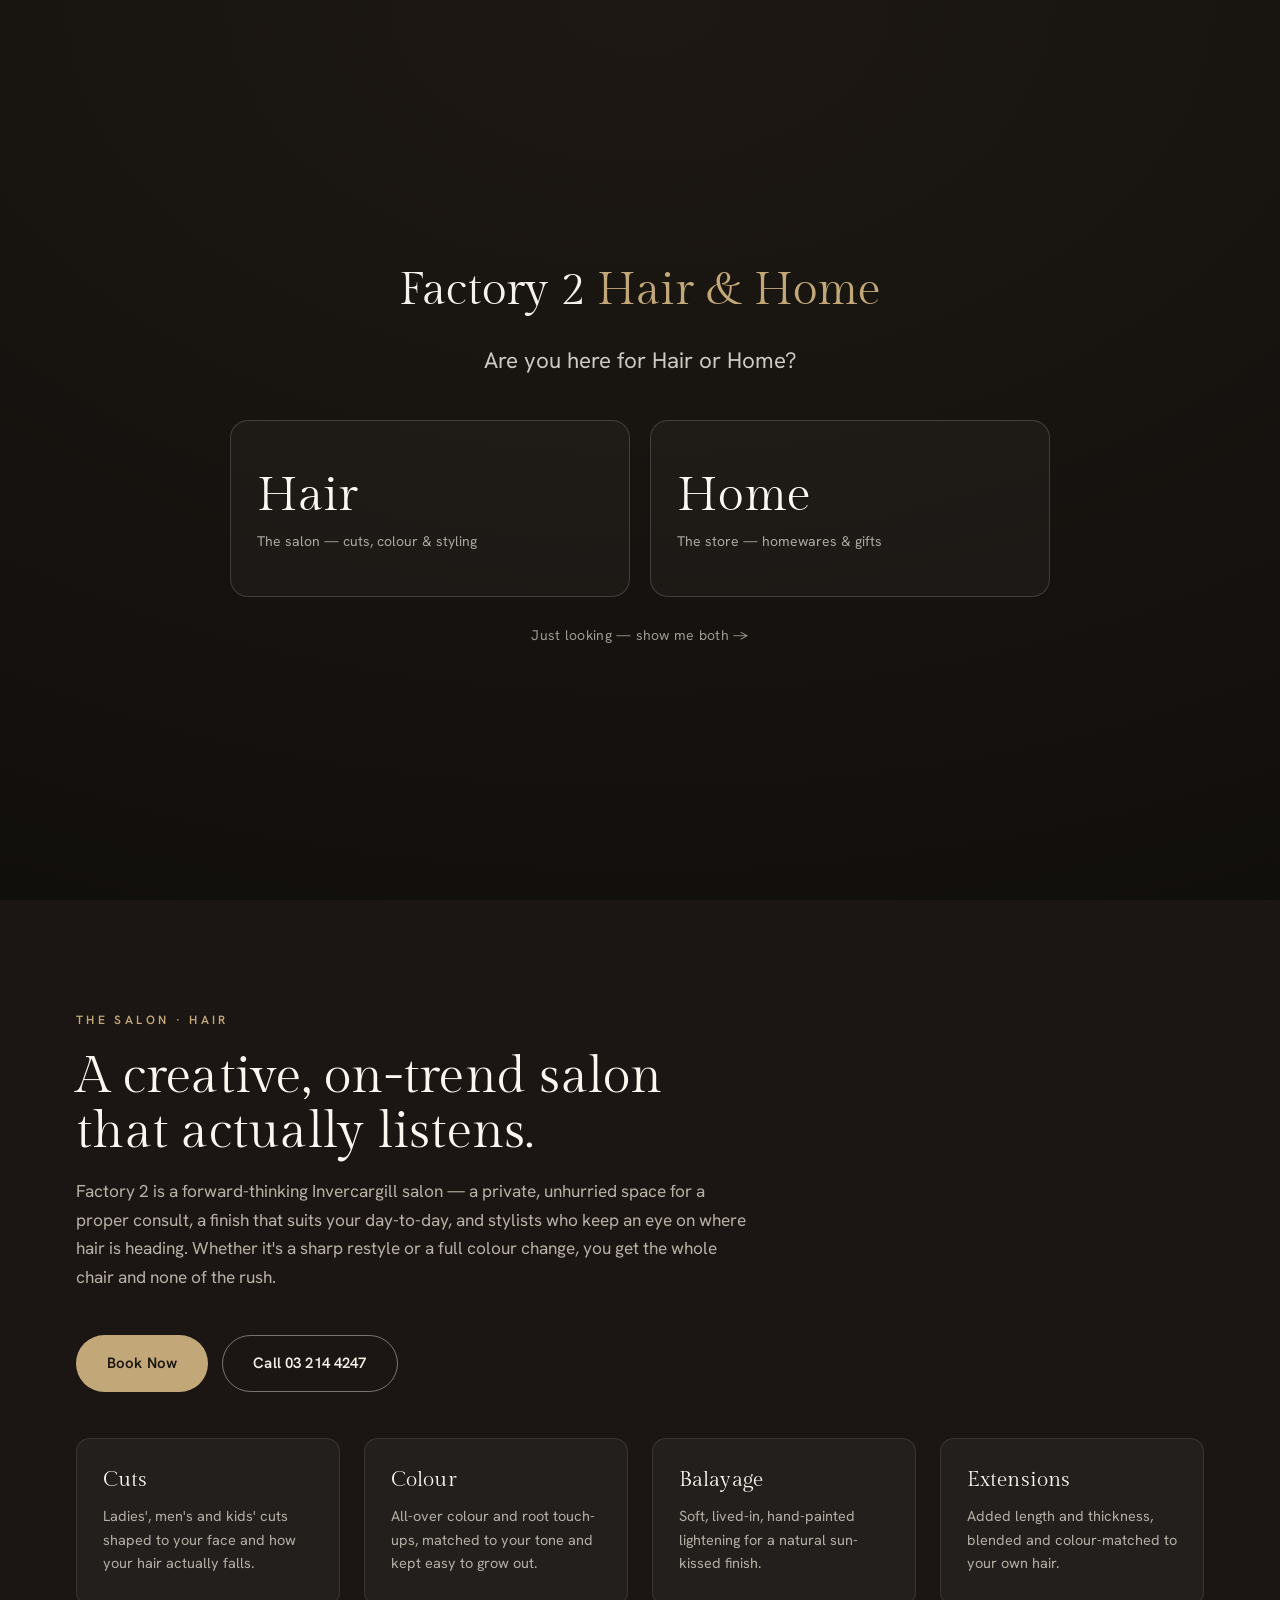
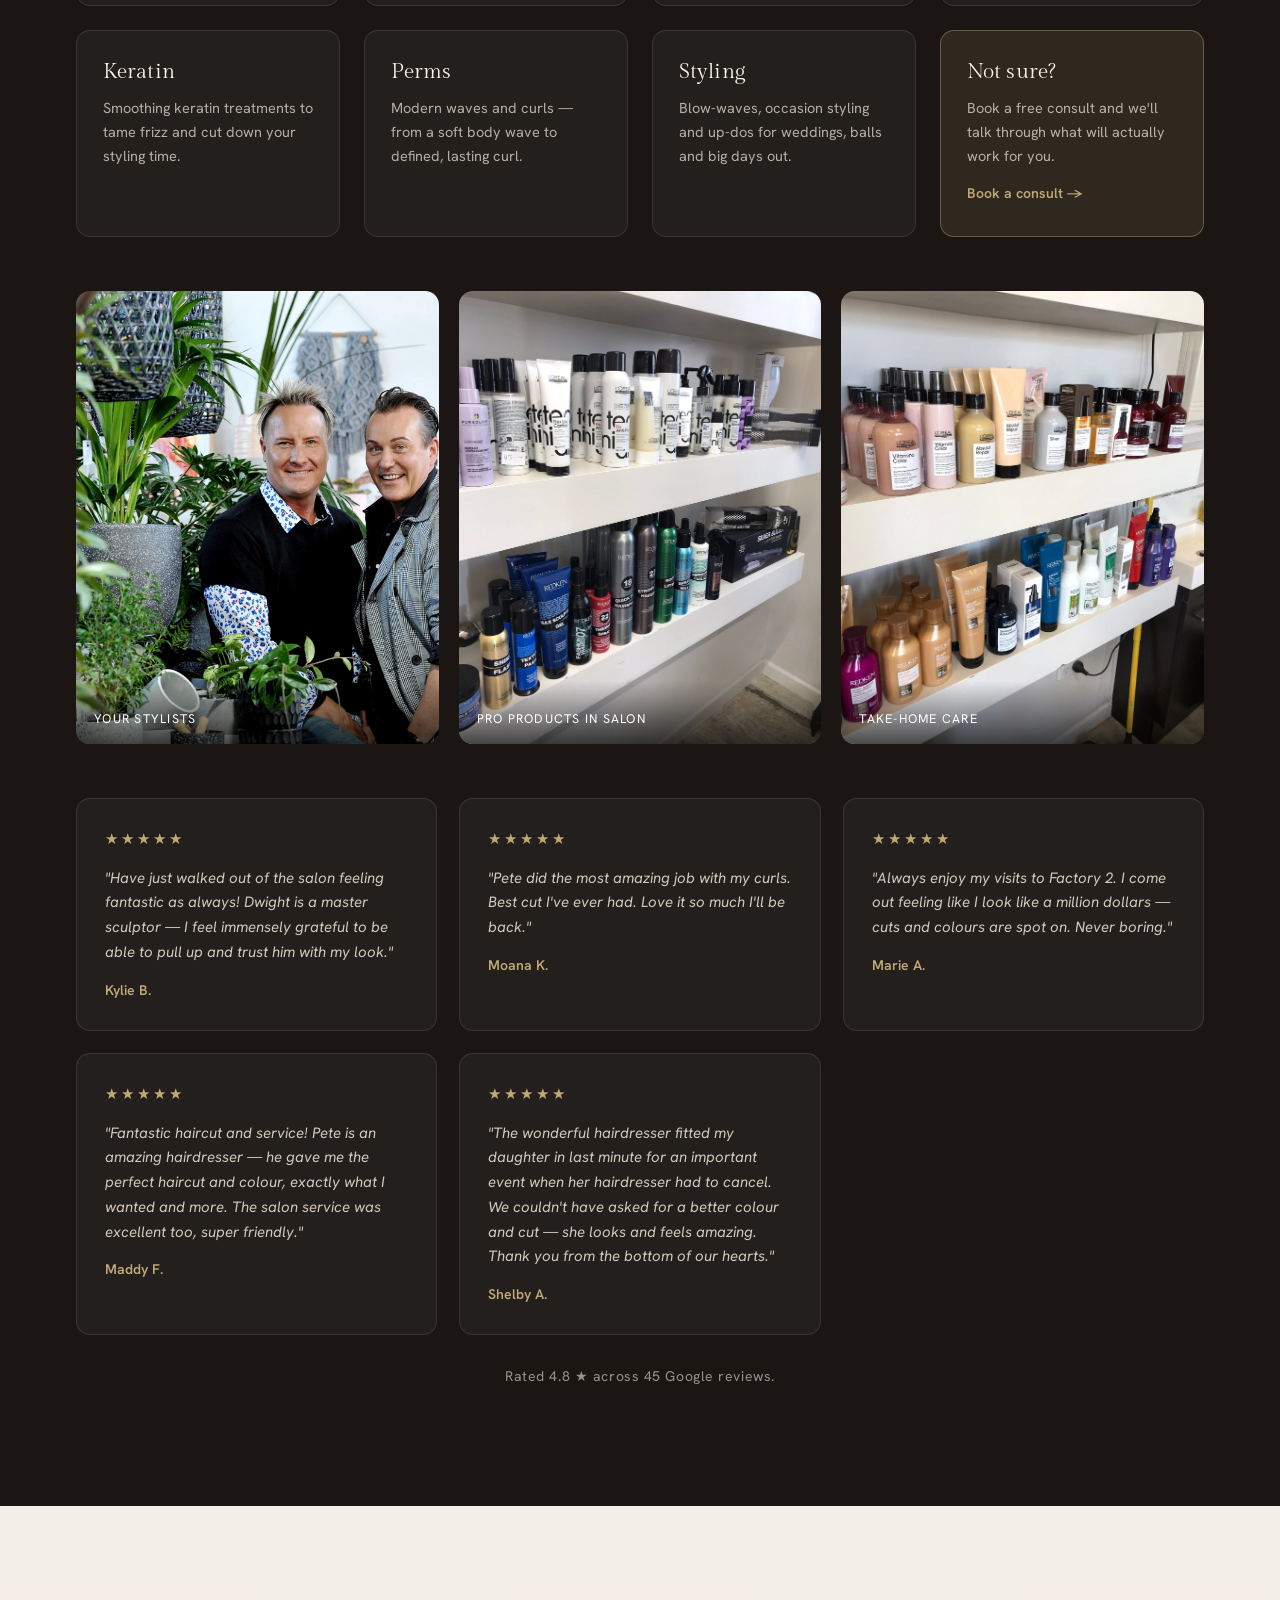
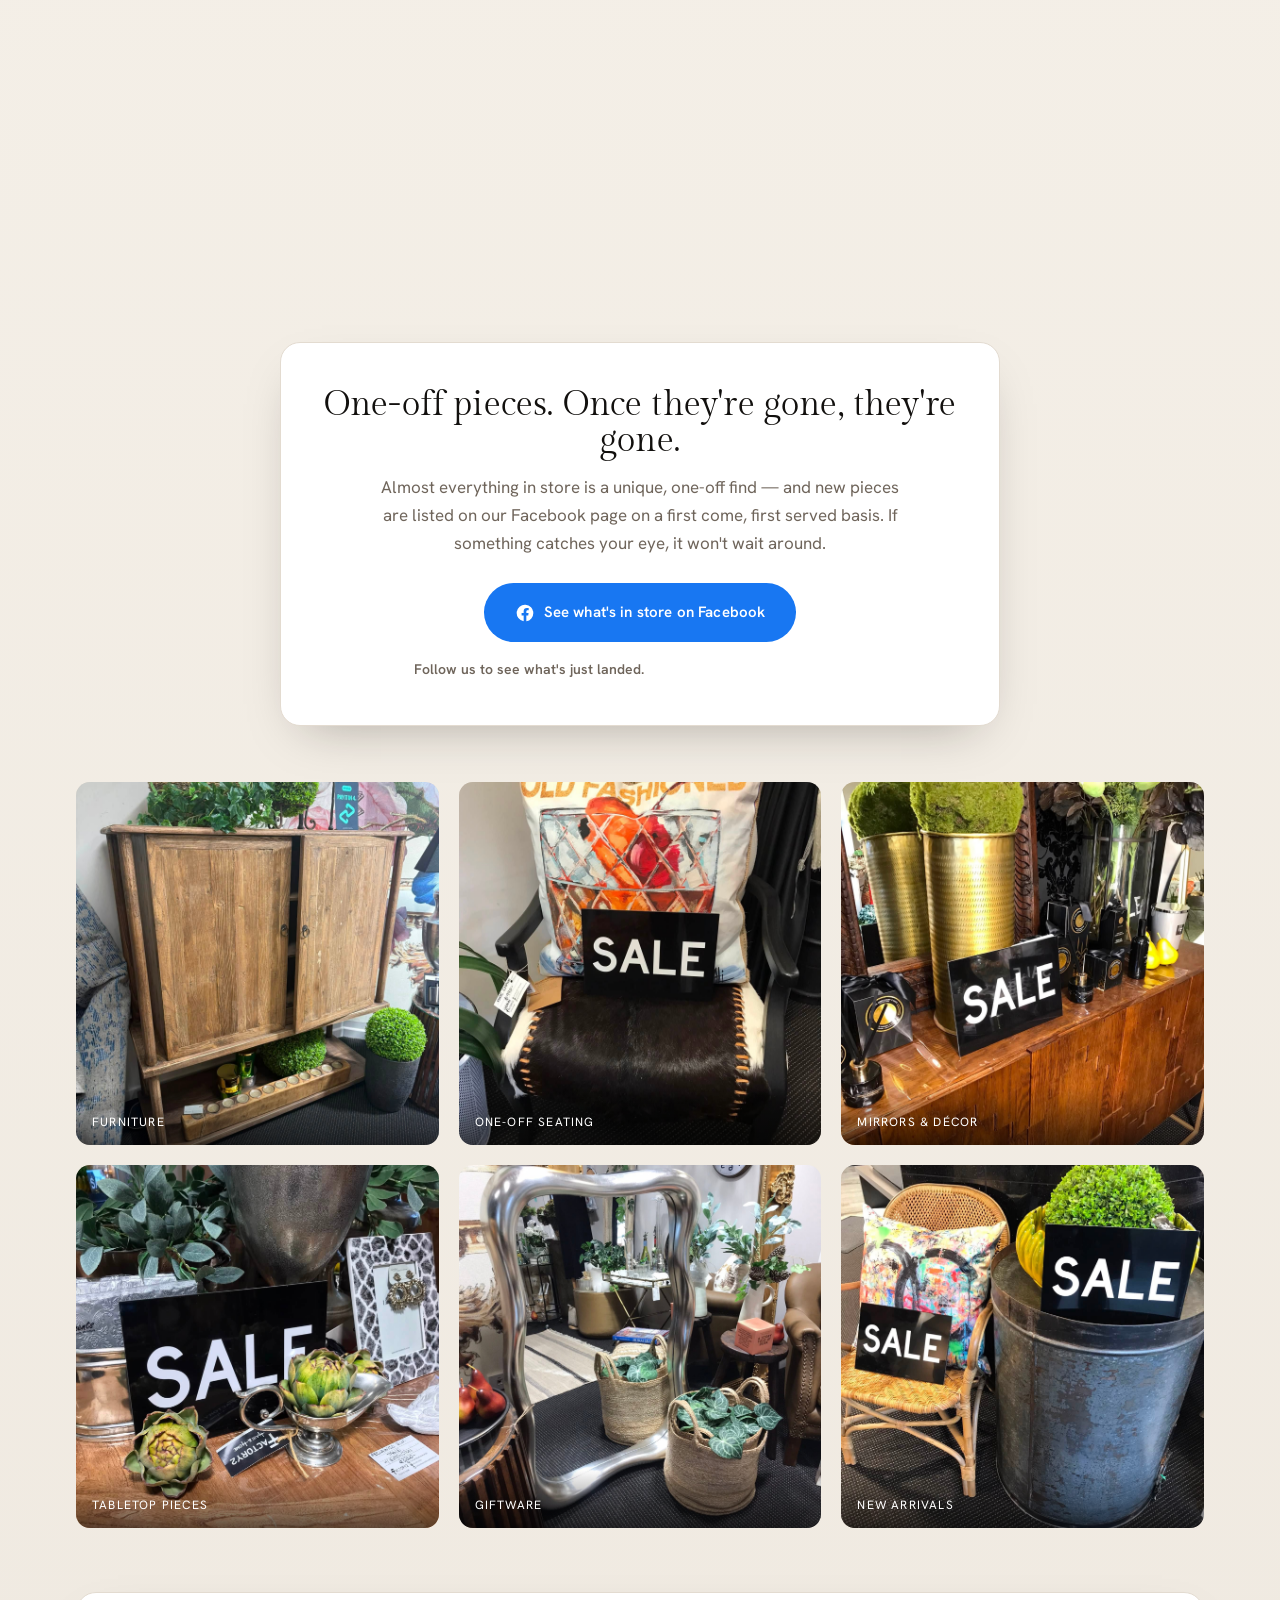
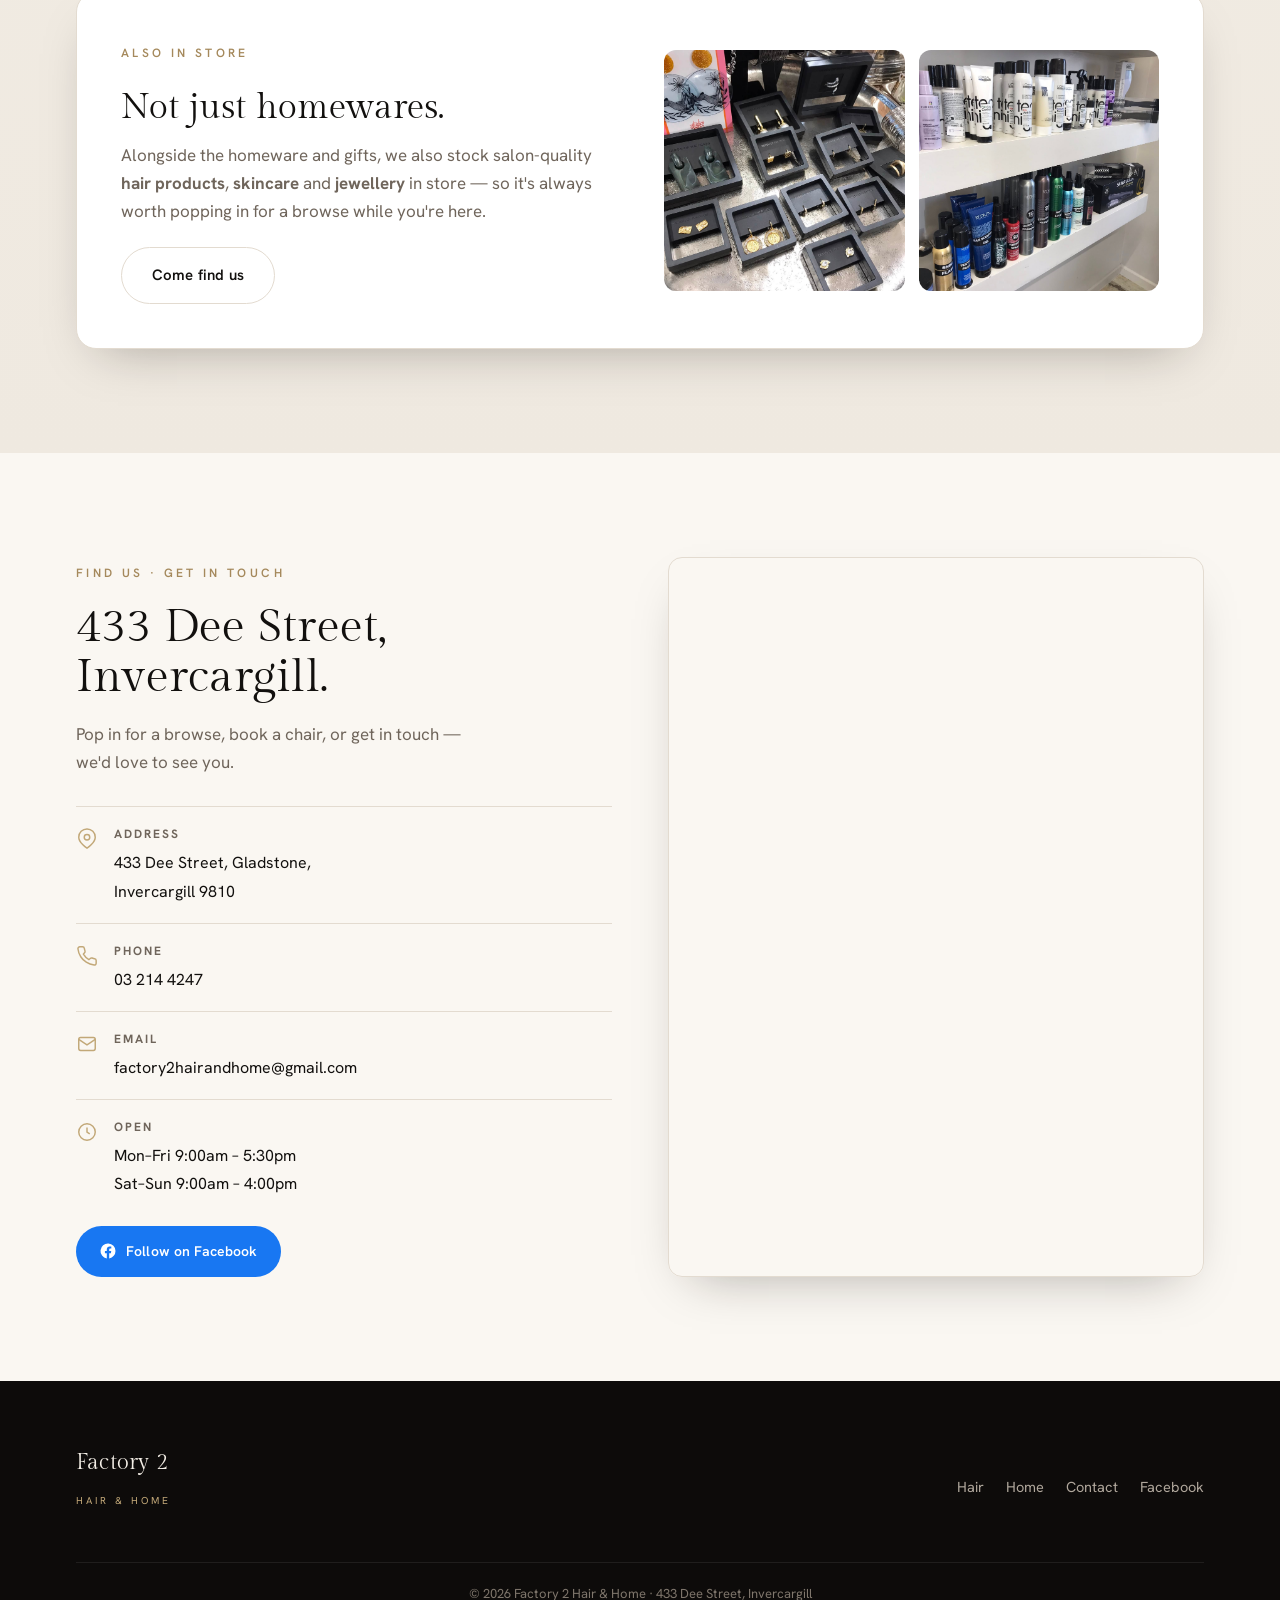
<file: index.html>
<!DOCTYPE html>
<html lang="en-NZ">
<head>
<meta charset="UTF-8">
<meta name="viewport" content="width=device-width, initial-scale=1.0">
<title>Factory 2 Hair &amp; Home | Salon &amp; Homewares, Invercargill</title>
<meta name="description" content="Factory 2 Hair &amp; Home in Invercargill — a creative, on-trend hair salon on one side and a curated homewares, giftware &amp; furniture store on the other. One-off pieces, first come first served.">
<meta property="og:title" content="Factory 2 Hair &amp; Home | Salon &amp; Homewares, Invercargill">
<meta property="og:description" content="A hair salon and a curated homeware store under one roof on Dee Street, Invercargill.">
<meta property="og:type" content="website">
<meta property="og:image" content="https://factory-2-hair-home-demo.vercel.app/img/hero.jpg">
<link rel="icon" href="data:image/svg+xml,<svg xmlns='http://www.w3.org/2000/svg' viewBox='0 0 32 32'><rect width='32' height='32' rx='7' fill='%2312100e'/><text x='16' y='22' font-family='Georgia,serif' font-size='16' fill='%23c2a878' text-anchor='middle'>F2</text></svg>">
<link rel="preconnect" href="https://fonts.googleapis.com">
<link rel="preconnect" href="https://fonts.gstatic.com" crossorigin>
<link href="https://fonts.googleapis.com/css2?family=Gilda+Display&family=Hanken+Grotesk:wght@400;500;600;700&display=swap" rel="stylesheet">
<link rel="stylesheet" href="styles.css">
</head>
<body>

<!-- WELCOME CHOOSER (first visit per session) -->
<div id="welcome">
  <div class="welcome-inner">
    <div class="welcome-brand">Factory 2 <span>Hair &amp; Home</span></div>
    <p class="welcome-q">Are you here for Hair or Home?</p>
    <div class="welcome-choices">
      <button class="welcome-btn welcome-btn--hair" data-go="hair">
        <span class="wb-label">Hair</span>
        <span class="wb-sub">The salon — cuts, colour &amp; styling</span>
      </button>
      <button class="welcome-btn welcome-btn--home" data-go="home">
        <span class="wb-label">Home</span>
        <span class="wb-sub">The store — homewares &amp; gifts</span>
      </button>
    </div>
    <button class="welcome-skip" data-go="dismiss">Just looking — show me both →</button>
  </div>
</div>

<!-- STICKY NAV -->
<nav class="nav" id="nav">
  <a href="#top" class="brand"><b>Factory 2</b><small>Hair &amp; Home</small></a>
  <div class="nav-links">
    <a class="navlink" href="#hair">Hair</a>
    <a class="navlink" href="#home">Home</a>
    <a class="navlink" href="#contact">Contact</a>
    <a class="nav-cta" href="tel:+6432144247">03 214 4247</a>
  </div>
  <button class="nav-toggle" aria-label="Menu"><span></span><span></span><span></span></button>
</nav>

<!-- HERO / BRAND -->
<header class="hero" id="top">
  <div class="hero-bg" style="background-image:url('img/hero.jpg')"></div>
  <div class="hero-scrim"></div>
  <div class="hero-inner">
    <span class="eyebrow">433 Dee Street · Invercargill</span>
    <h1>One address, two worlds.</h1>
    <p class="sub">Factory 2 is a hair salon and a curated homeware store under one roof — a sleek, on-trend salon on one side, and a warm little world of one-off homewares and gifts on the other.</p>
    <div class="hero-cta">
      <a href="#hair" class="btn btn--accent">Enter the Salon</a>
      <a href="#home" class="btn btn--ghost">Browse the Store</a>
    </div>
  </div>
</header>

<!-- ================= HAIR SIDE ================= -->
<section class="side side--hair" id="hair">
  <div class="wrap">
    <div class="section-head reveal">
      <span class="eyebrow">The Salon · Hair</span>
      <h2>A creative, on-trend salon that actually listens.</h2>
      <p>Factory 2 is a forward-thinking Invercargill salon — a private, unhurried space for a proper consult, a finish that suits your day-to-day, and stylists who keep an eye on where hair is heading. Whether it's a sharp restyle or a full colour change, you get the whole chair and none of the rush.</p>
    </div>

    <div class="side-cta reveal">
      <a href="#contact" class="btn btn--accent">Book Now</a>
      <a href="tel:+6432144247" class="btn btn--outline">Call 03 214 4247</a>
    </div>

    <div class="svc-grid">
      <div class="svc-card reveal"><h3>Cuts</h3><p>Ladies', men's and kids' cuts shaped to your face and how your hair actually falls.</p></div>
      <div class="svc-card reveal"><h3>Colour</h3><p>All-over colour and root touch-ups, matched to your tone and kept easy to grow out.</p></div>
      <div class="svc-card reveal"><h3>Balayage</h3><p>Soft, lived-in, hand-painted lightening for a natural sun-kissed finish.</p></div>
      <div class="svc-card reveal"><h3>Extensions</h3><p>Added length and thickness, blended and colour-matched to your own hair.</p></div>
      <div class="svc-card reveal"><h3>Keratin</h3><p>Smoothing keratin treatments to tame frizz and cut down your styling time.</p></div>
      <div class="svc-card reveal"><h3>Perms</h3><p>Modern waves and curls — from a soft body wave to defined, lasting curl.</p></div>
      <div class="svc-card reveal"><h3>Styling</h3><p>Blow-waves, occasion styling and up-dos for weddings, balls and big days out.</p></div>
      <div class="svc-card svc-card--cta reveal"><h3>Not sure?</h3><p>Book a free consult and we'll talk through what will actually work for you.</p><a href="#contact" class="svc-link">Book a consult →</a></div>
    </div>

    <div class="hair-media reveal">
      <figure><img src="img/owners.jpg" alt="The Factory 2 stylists in the salon" loading="lazy"><figcaption>Your stylists</figcaption></figure>
      <figure><img src="img/hair-products.jpg" alt="Salon-quality hair products on the shelves at Factory 2" loading="lazy"><figcaption>Pro products in salon</figcaption></figure>
      <figure><img src="img/hair-products-2.jpg" alt="Shelves of professional shampoo and styling products" loading="lazy"><figcaption>Take-home care</figcaption></figure>
    </div>

    <div class="hair-reviews reveal">
      <div class="hr-card">
        <div class="stars">★★★★★</div>
        <p>"Have just walked out of the salon feeling fantastic as always! Dwight is a master sculptor — I feel immensely grateful to be able to pull up and trust him with my look."</p>
        <span class="hr-name">Kylie B.</span>
      </div>
      <div class="hr-card">
        <div class="stars">★★★★★</div>
        <p>"Pete did the most amazing job with my curls. Best cut I've ever had. Love it so much I'll be back."</p>
        <span class="hr-name">Moana K.</span>
      </div>
      <div class="hr-card">
        <div class="stars">★★★★★</div>
        <p>"Always enjoy my visits to Factory 2. I come out feeling like I look like a million dollars — cuts and colours are spot on. Never boring."</p>
        <span class="hr-name">Marie A.</span>
      </div>
      <div class="hr-card">
        <div class="stars">★★★★★</div>
        <p>"Fantastic haircut and service! Pete is an amazing hairdresser — he gave me the perfect haircut and colour, exactly what I wanted and more. The salon service was excellent too, super friendly."</p>
        <span class="hr-name">Maddy F.</span>
      </div>
      <div class="hr-card">
        <div class="stars">★★★★★</div>
        <p>"The wonderful hairdresser fitted my daughter in last minute for an important event when her hairdresser had to cancel. We couldn't have asked for a better colour and cut — she looks and feels amazing. Thank you from the bottom of our hearts."</p>
        <span class="hr-name">Shelby A.</span>
      </div>
    </div>
    <p class="side-note">Rated 4.8 ★ across 45 Google reviews.</p>
  </div>
</section>

<!-- ================= HOME SIDE ================= -->
<section class="side side--home" id="home">
  <div class="wrap">
    <div class="section-head reveal">
      <span class="eyebrow">The Store · Home</span>
      <h2>Curated homewares, giftware &amp; furniture.</h2>
      <p>The "&amp; Home" side is a luxury little world of its own — carefully chosen homewares, giftware and furniture, stocking some of the best pieces from New&nbsp;Zealand and Australian makers. It's the kind of shop you wander into for one thing and leave with something you didn't know you needed.</p>
    </div>

    <div class="home-hook reveal">
      <h3>One-off pieces. Once they're gone, they're gone.</h3>
      <p>Almost everything in store is a unique, one-off find — and new pieces are listed on our Facebook page on a first come, first served basis. If something catches your eye, it won't wait around.</p>
      <a href="https://facebook.com/factory2hairandhome" target="_blank" rel="noopener" class="btn fb-btn">
        <svg width="20" height="20" viewBox="0 0 24 24" fill="currentColor" aria-hidden="true"><path d="M22 12a10 10 0 1 0-11.6 9.9v-7H7.9V12h2.5V9.8c0-2.5 1.5-3.9 3.8-3.9 1.1 0 2.2.2 2.2.2v2.5h-1.2c-1.2 0-1.6.8-1.6 1.6V12h2.7l-.4 2.9h-2.3v7A10 10 0 0 0 22 12Z"/></svg>
        See what's in store on Facebook
      </a>
      <p class="home-hook-note">Follow us to see what's just landed.</p>
    </div>

    <!-- Product / lifestyle grid -->
    <div class="home-grid">
      <figure class="reveal"><img src="img/home-furniture.jpg" alt="Rustic timber cabinet styled with greenery at Factory 2 Home"  loading="lazy"><figcaption>Furniture</figcaption></figure>
      <figure class="reveal"><img src="img/home-chair.jpg" alt="Cowhide occasion chair with a printed cushion" loading="lazy"><figcaption>One-off seating</figcaption></figure>
      <figure class="reveal"><img src="img/home-items.jpg" alt="Wavy silver mirror and woven planter baskets" loading="lazy"><figcaption>Mirrors &amp; décor</figcaption></figure>
      <figure class="reveal"><img src="img/home-tabletop.jpg" alt="Tabletop styling with silver urns and greenery" loading="lazy"><figcaption>Tabletop pieces</figcaption></figure>
      <figure class="reveal"><img src="img/home-display.jpg" alt="Homeware display with candles, urns and giftware" loading="lazy"><figcaption>Giftware</figcaption></figure>
      <figure class="reveal"><img src="img/home-sale.jpg" alt="Rattan chair and planter with new-season homewares" loading="lazy"><figcaption>New arrivals</figcaption></figure>
      <!-- PLACEHOLDER: add more real product / lifestyle photos here -->
      <!-- PLACEHOLDER: add more real product / lifestyle photos here -->
    </div>

    <!-- Also in store -->
    <div class="home-also reveal">
      <div class="also-copy">
        <span class="eyebrow">Also in store</span>
        <h3>Not just homewares.</h3>
        <p>Alongside the homeware and gifts, we also stock salon-quality <strong>hair products</strong>, <strong>skincare</strong> and <strong>jewellery</strong> in store — so it's always worth popping in for a browse while you're here.</p>
        <a href="#contact" class="btn btn--outline">Come find us</a>
      </div>
      <div class="also-media">
        <img src="img/home-jewellery.jpg" alt="Jewellery display — earrings and cufflinks at Factory 2" loading="lazy">
        <img src="img/hair-products.jpg" alt="Salon hair products available to buy in store" loading="lazy">
        <!-- PLACEHOLDER: add a skincare photo here -->
      </div>
    </div>
  </div>
</section>

<!-- ================= CONTACT ================= -->
<section class="side side--contact" id="contact">
  <div class="wrap">
    <div class="contact">
      <div class="contact-info reveal">
        <span class="eyebrow">Find us · Get in touch</span>
        <h2>433 Dee Street, Invercargill.</h2>
        <p>Pop in for a browse, book a chair, or get in touch — we'd love to see you.</p>
        <div class="cinfo-row">
          <svg class="ic" width="22" height="22" viewBox="0 0 24 24" fill="none" stroke="currentColor" stroke-width="1.6"><path d="M21 10c0 6-9 12-9 12s-9-6-9-12a9 9 0 0 1 18 0Z"/><circle cx="12" cy="10" r="3"/></svg>
          <div><b>Address</b><span>433 Dee Street, Gladstone,<br>Invercargill 9810</span></div>
        </div>
        <div class="cinfo-row">
          <svg class="ic" width="22" height="22" viewBox="0 0 24 24" fill="none" stroke="currentColor" stroke-width="1.6"><path d="M22 16.9v3a2 2 0 0 1-2.2 2 19.8 19.8 0 0 1-8.6-3.1 19.5 19.5 0 0 1-6-6 19.8 19.8 0 0 1-3.1-8.7A2 2 0 0 1 4.1 2h3a2 2 0 0 1 2 1.7c.1.9.4 1.8.7 2.7a2 2 0 0 1-.5 2.1L8.1 9.9a16 16 0 0 0 6 6l1.4-1.2a2 2 0 0 1 2.1-.5c.9.3 1.8.6 2.7.7a2 2 0 0 1 1.7 2Z"/></svg>
          <div><b>Phone</b><a href="tel:+6432144247">03 214 4247</a></div>
        </div>
        <div class="cinfo-row">
          <svg class="ic" width="22" height="22" viewBox="0 0 24 24" fill="none" stroke="currentColor" stroke-width="1.6"><rect x="3" y="5" width="18" height="14" rx="2"/><path d="m3 7 9 6 9-6"/></svg>
          <div><b>Email</b><a href="mailto:factory2hairandhome@gmail.com">factory2hairandhome@gmail.com</a></div>
        </div>
        <div class="cinfo-row">
          <svg class="ic" width="22" height="22" viewBox="0 0 24 24" fill="none" stroke="currentColor" stroke-width="1.6"><circle cx="12" cy="12" r="9"/><path d="M12 7v5l3 2"/></svg>
          <div><b>Open</b><span>Mon–Fri 9:00am – 5:30pm<br>Sat–Sun 9:00am – 4:00pm</span></div>
        </div>
        <a href="https://facebook.com/factory2hairandhome" target="_blank" rel="noopener" class="btn fb-btn fb-btn--sm">
          <svg width="18" height="18" viewBox="0 0 24 24" fill="currentColor" aria-hidden="true"><path d="M22 12a10 10 0 1 0-11.6 9.9v-7H7.9V12h2.5V9.8c0-2.5 1.5-3.9 3.8-3.9 1.1 0 2.2.2 2.2.2v2.5h-1.2c-1.2 0-1.6.8-1.6 1.6V12h2.7l-.4 2.9h-2.3v7A10 10 0 0 0 22 12Z"/></svg>
          Follow on Facebook
        </a>
      </div>
      <div class="contact-map reveal">
        <iframe
          title="Factory 2 Hair &amp; Home on Google Maps"
          src="https://www.google.com/maps?q=433+Dee+Street,+Gladstone,+Invercargill+9810&output=embed"
          width="100%" height="100%" style="border:0" loading="lazy" referrerpolicy="no-referrer-when-downgrade"></iframe>
      </div>
    </div>
  </div>
</section>

<!-- FOOTER -->
<footer class="footer">
  <div class="wrap footer-in">
    <div class="brand"><b style="font-family:'Gilda Display',serif;font-size:1.4rem">Factory 2</b><br><small style="letter-spacing:.3em;font-size:10px;text-transform:uppercase;color:var(--accent)">Hair &amp; Home</small></div>
    <div class="footer-links">
      <a href="#hair">Hair</a>
      <a href="#home">Home</a>
      <a href="#contact">Contact</a>
      <a href="https://facebook.com/factory2hairandhome" target="_blank" rel="noopener">Facebook</a>
    </div>
    <div class="footer-copy">© <span data-year>2026</span> Factory 2 Hair &amp; Home · 433 Dee Street, Invercargill</div>
  </div>
</footer>

<script src="main.js"></script>
</body>
</html>
</file>
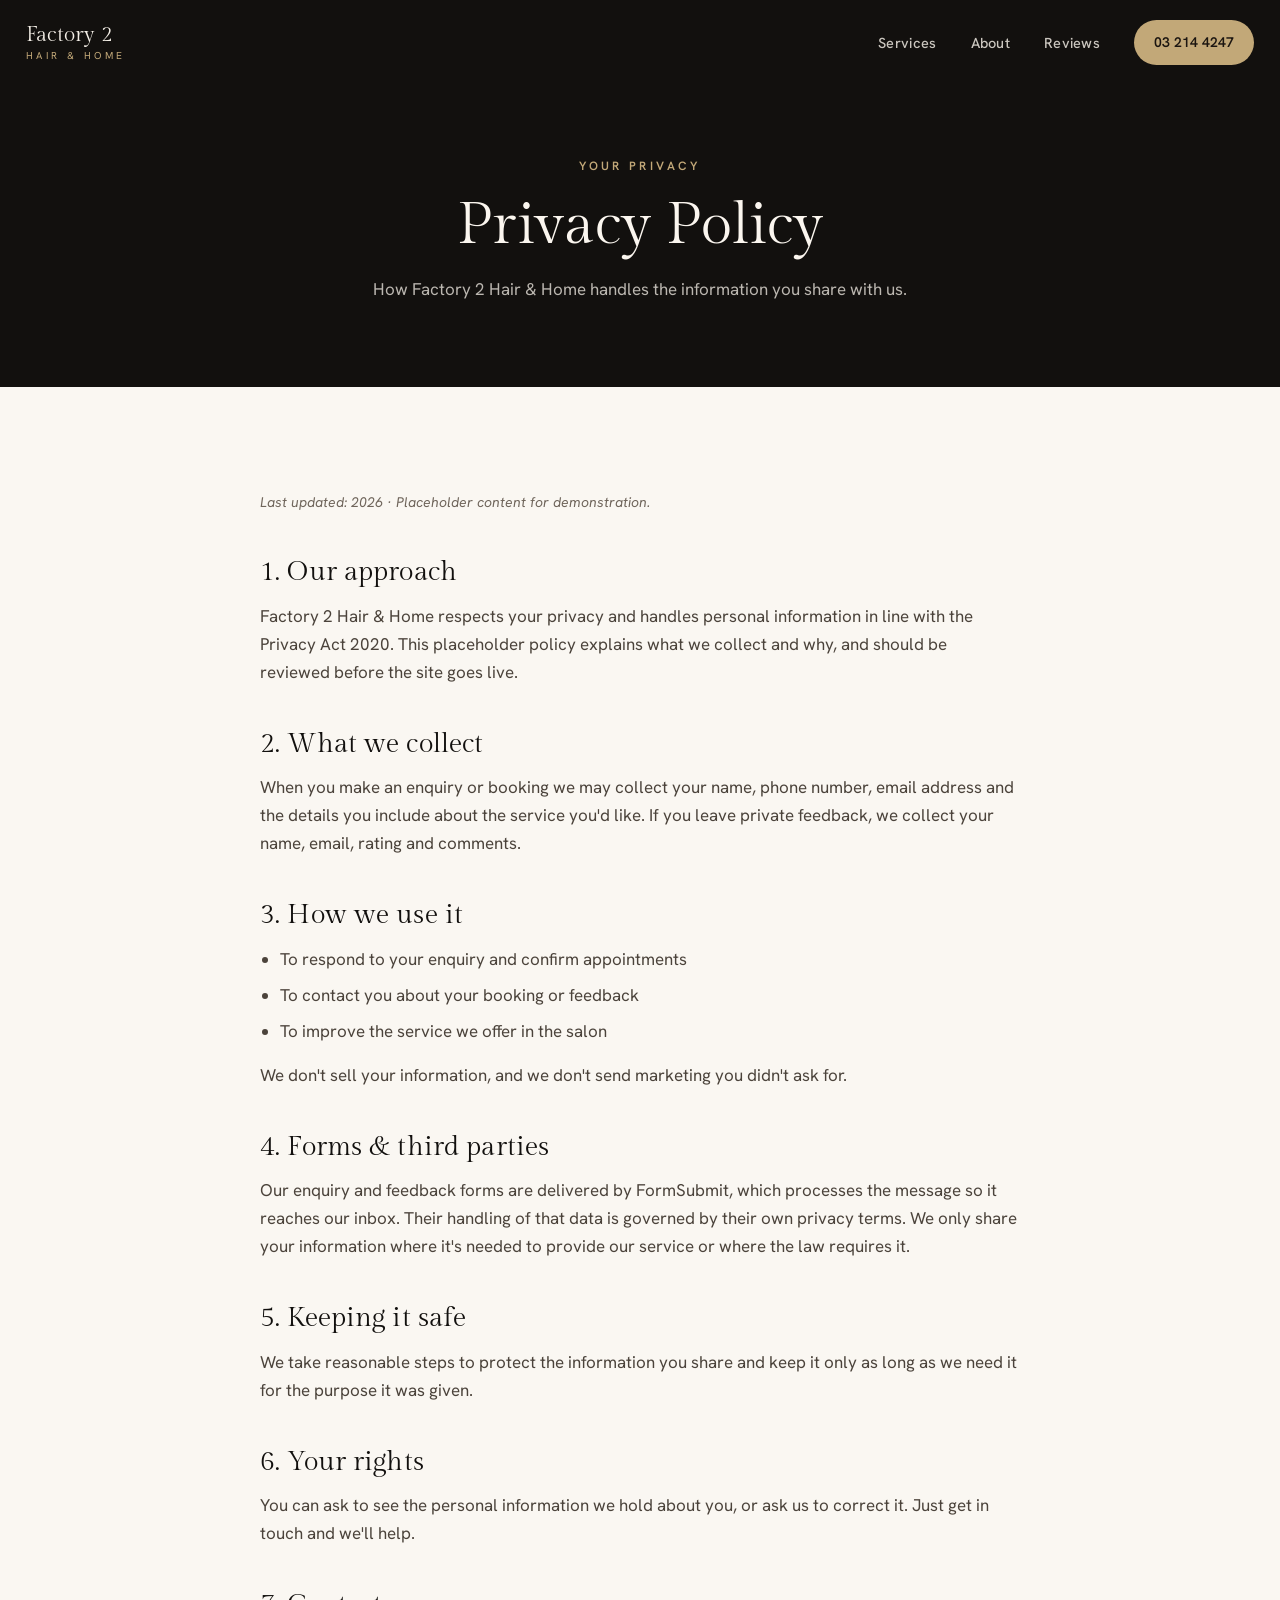
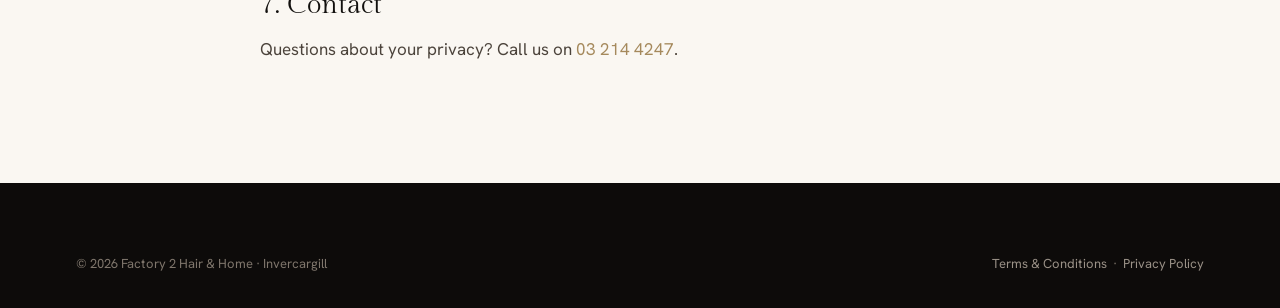
<file: privacy.html>
<!DOCTYPE html>
<html lang="en-NZ">
<head>
<meta charset="UTF-8">
<meta name="viewport" content="width=device-width, initial-scale=1.0">
<title>Privacy Policy | Factory 2 Hair &amp; Home</title>
<meta name="description" content="Privacy policy for Factory 2 Hair &amp; Home, Invercargill.">
<link rel="icon" href="data:image/svg+xml,<svg xmlns='http://www.w3.org/2000/svg' viewBox='0 0 32 32'><rect width='32' height='32' rx='7' fill='%2312100e'/><text x='16' y='22' font-family='Georgia,serif' font-size='16' fill='%23c2a878' text-anchor='middle'>F2</text></svg>">
<link rel="preconnect" href="https://fonts.googleapis.com">
<link rel="preconnect" href="https://fonts.gstatic.com" crossorigin>
<link href="https://fonts.googleapis.com/css2?family=Gilda+Display&family=Hanken+Grotesk:wght@400;500;600;700&display=swap" rel="stylesheet">
<link rel="stylesheet" href="styles.css">
</head>
<body>

<nav class="nav scrolled">
  <a href="index.html" class="brand"><b>Factory 2</b><small>Hair &amp; Home</small></a>
  <div class="nav-links">
    <a class="navlink" href="index.html#services">Services</a>
    <a class="navlink" href="index.html#about">About</a>
    <a class="navlink" href="index.html#reviews">Reviews</a>
    <a class="nav-cta" href="tel:+6432144247">03 214 4247</a>
  </div>
  <button class="nav-toggle" aria-label="Menu"><span></span><span></span><span></span></button>
</nav>

<section class="page-hero">
  <div class="wrap">
    <span class="eyebrow">Your privacy</span>
    <h1>Privacy Policy</h1>
    <p>How Factory 2 Hair &amp; Home handles the information you share with us.</p>
  </div>
</section>

<section class="section section--light">
  <div class="wrap">
    <div class="prose">
      <p class="updated">Last updated: <span data-year>2026</span> · Placeholder content for demonstration.</p>

      <h2>1. Our approach</h2>
      <p>Factory 2 Hair &amp; Home respects your privacy and handles personal information in line with the Privacy Act 2020. This placeholder policy explains what we collect and why, and should be reviewed before the site goes live.</p>

      <h2>2. What we collect</h2>
      <p>When you make an enquiry or booking we may collect your name, phone number, email address and the details you include about the service you'd like. If you leave private feedback, we collect your name, email, rating and comments.</p>

      <h2>3. How we use it</h2>
      <ul>
        <li>To respond to your enquiry and confirm appointments</li>
        <li>To contact you about your booking or feedback</li>
        <li>To improve the service we offer in the salon</li>
      </ul>
      <p>We don't sell your information, and we don't send marketing you didn't ask for.</p>

      <h2>4. Forms &amp; third parties</h2>
      <p>Our enquiry and feedback forms are delivered by FormSubmit, which processes the message so it reaches our inbox. Their handling of that data is governed by their own privacy terms. We only share your information where it's needed to provide our service or where the law requires it.</p>

      <h2>5. Keeping it safe</h2>
      <p>We take reasonable steps to protect the information you share and keep it only as long as we need it for the purpose it was given.</p>

      <h2>6. Your rights</h2>
      <p>You can ask to see the personal information we hold about you, or ask us to correct it. Just get in touch and we'll help.</p>

      <h2>7. Contact</h2>
      <p>Questions about your privacy? Call us on <a href="tel:+6432144247" style="color:var(--accent-deep)">03 214 4247</a>.</p>
    </div>
  </div>
</section>

<footer class="footer">
  <div class="wrap">
    <div class="footer-bot" style="border-top:0;padding-top:0">
      <span>© <span data-year>2026</span> Factory 2 Hair &amp; Home · Invercargill</span>
      <span><a href="terms.html">Terms &amp; Conditions</a> &nbsp;·&nbsp; <a href="privacy.html">Privacy Policy</a></span>
    </div>
  </div>
</footer>
<script src="main.js"></script>
</body>
</html>
</file>
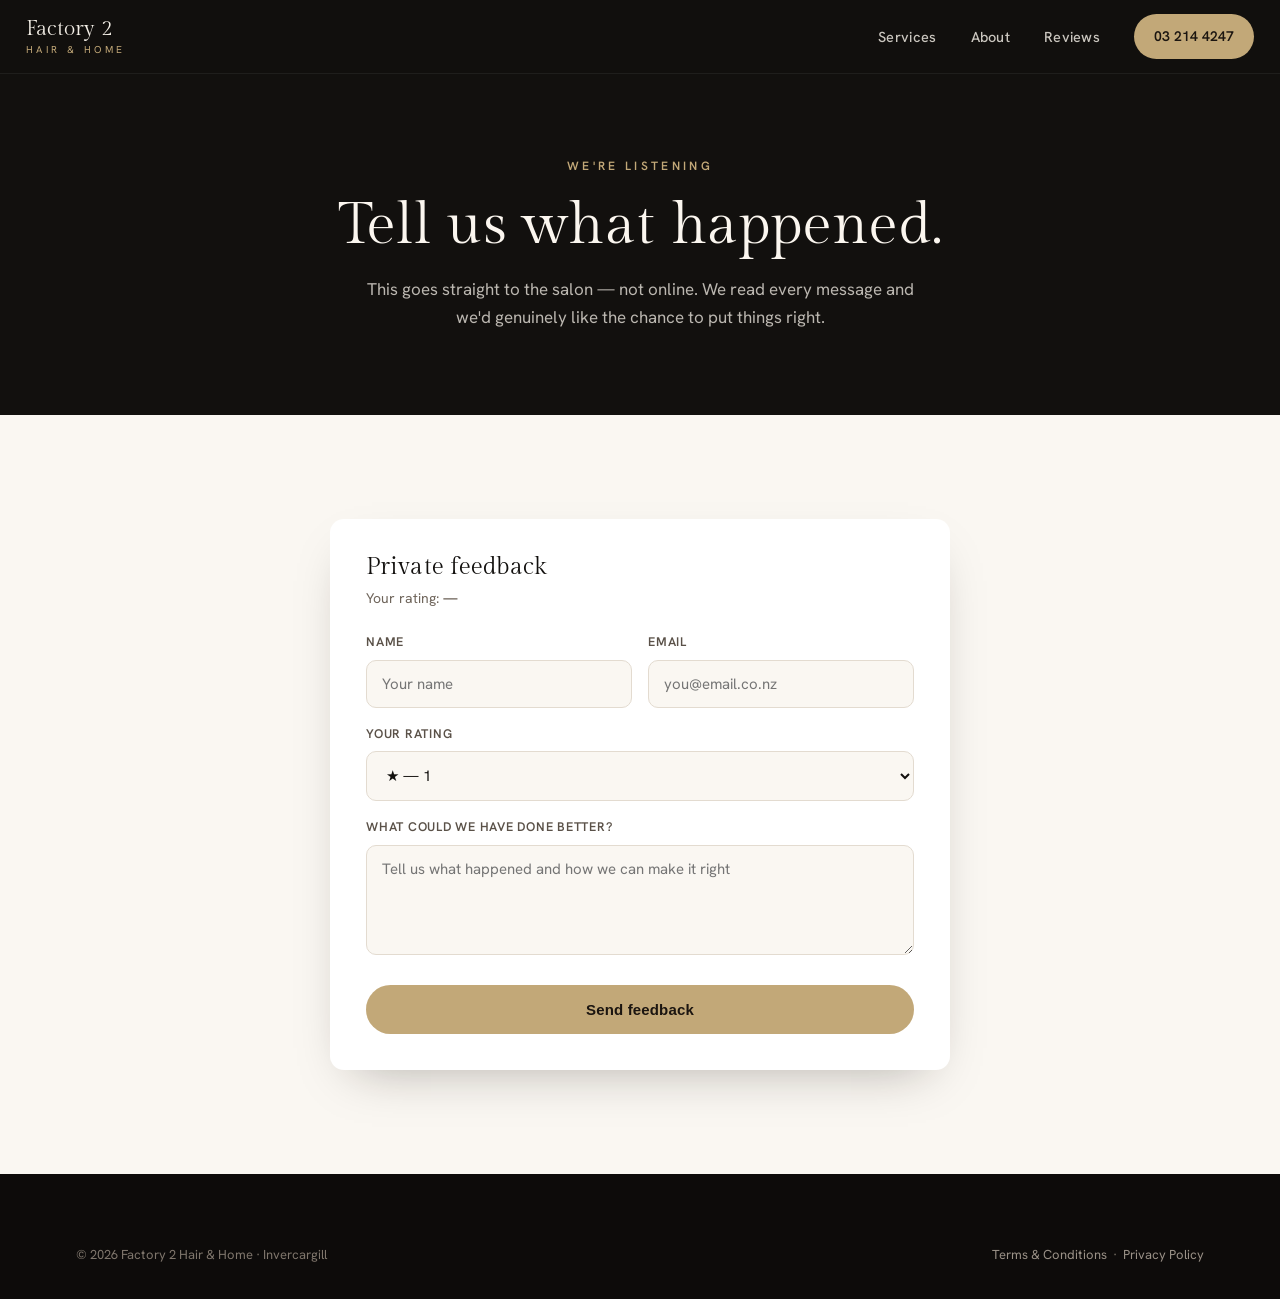
<file: private.html>
<!DOCTYPE html>
<html lang="en-NZ">
<head>
<meta charset="UTF-8">
<meta name="viewport" content="width=device-width, initial-scale=1.0">
<title>Your Feedback | Factory 2 Hair &amp; Home</title>
<meta name="description" content="Share your feedback with Factory 2 Hair &amp; Home, Invercargill.">
<link rel="icon" href="data:image/svg+xml,<svg xmlns='http://www.w3.org/2000/svg' viewBox='0 0 32 32'><rect width='32' height='32' rx='7' fill='%2312100e'/><text x='16' y='22' font-family='Georgia,serif' font-size='16' fill='%23c2a878' text-anchor='middle'>F2</text></svg>">
<link rel="preconnect" href="https://fonts.googleapis.com">
<link rel="preconnect" href="https://fonts.gstatic.com" crossorigin>
<link href="https://fonts.googleapis.com/css2?family=Gilda+Display&family=Hanken+Grotesk:wght@400;500;600;700&display=swap" rel="stylesheet">
<link rel="stylesheet" href="styles.css">
</head>
<body>

<nav class="nav scrolled">
  <a href="index.html" class="brand"><b>Factory 2</b><small>Hair &amp; Home</small></a>
  <div class="nav-links">
    <a class="navlink" href="index.html#services">Services</a>
    <a class="navlink" href="index.html#about">About</a>
    <a class="navlink" href="index.html#reviews">Reviews</a>
    <a class="nav-cta" href="tel:+6432144247">03 214 4247</a>
  </div>
  <button class="nav-toggle" aria-label="Menu"><span></span><span></span><span></span></button>
</nav>

<section class="page-hero">
  <div class="wrap">
    <span class="eyebrow">We're listening</span>
    <h1>Tell us what happened.</h1>
    <p>This goes straight to the salon — not online. We read every message and we'd genuinely like the chance to put things right.</p>
  </div>
</section>

<section class="section section--light">
  <div class="wrap">
    <div class="form" style="max-width:620px;margin:0 auto" id="formWrap">
      <form action="https://formsubmit.co/hello@factory2hairandhome.co.nz" method="POST" id="fbForm">
        <h3>Private feedback</h3>
        <p class="sm">Your rating: <b id="ratingLabel">—</b></p>
        <input type="hidden" name="_subject" value="Private feedback — Factory 2 Hair & Home">
        <input type="hidden" name="_captcha" value="false">
        <input type="hidden" name="_template" value="table">
        <input type="hidden" name="Rating" id="ratingField" value="">
        <div class="row2">
          <div class="field"><label>Name</label><input type="text" name="Name" required placeholder="Your name"></div>
          <div class="field"><label>Email</label><input type="email" name="Email" required placeholder="you@email.co.nz"></div>
        </div>
        <div class="field">
          <label>Your rating</label>
          <select name="Rating (selected)" id="ratingSelect">
            <option value="1">★ — 1</option>
            <option value="2">★★ — 2</option>
            <option value="3">★★★ — 3</option>
          </select>
        </div>
        <div class="field"><label>What could we have done better?</label><textarea name="Feedback" required placeholder="Tell us what happened and how we can make it right"></textarea></div>
        <button type="submit" class="btn btn--accent">Send feedback</button>
      </form>
      <div class="success" id="success">
        <div class="check"><svg width="34" height="34" viewBox="0 0 24 24" fill="none" stroke="currentColor" stroke-width="2.5"><path d="M20 6 9 17l-5-5"/></svg></div>
        <h3 style="font-size:1.6rem;margin-bottom:10px">Thank you</h3>
        <p style="color:var(--muted);max-width:40ch;margin:0 auto 22px">We've got your feedback and someone from the salon will be in touch. We appreciate you giving us the chance to make it right.</p>
        <a href="index.html" class="btn btn--outline">Back to home</a>
      </div>
    </div>
  </div>
</section>

<footer class="footer">
  <div class="wrap">
    <div class="footer-bot" style="border-top:0;padding-top:0">
      <span>© <span data-year>2026</span> Factory 2 Hair &amp; Home · Invercargill</span>
      <span><a href="terms.html">Terms &amp; Conditions</a> &nbsp;·&nbsp; <a href="privacy.html">Privacy Policy</a></span>
    </div>
  </div>
</footer>

<script>
// pre-fill rating from URL
var params = new URLSearchParams(window.location.search);
var r = params.get('rating');
if (r && ['1','2','3','4','5'].indexOf(r) !== -1) {
  document.getElementById('ratingLabel').textContent = '★'.repeat(+r) + ' (' + r + '/5)';
  document.getElementById('ratingField').value = r;
  var sel = document.getElementById('ratingSelect');
  if (sel && +r <= 3) sel.value = r;
}
// success state (FormSubmit AJAX)
var form = document.getElementById('fbForm');
form.addEventListener('submit', function(e){
  e.preventDefault();
  var data = new FormData(form);
  fetch(form.action, { method:'POST', body:data, headers:{ 'Accept':'application/json' } })
    .then(function(){ show(); })
    .catch(function(){ show(); });
});
function show(){
  document.getElementById('fbForm').style.display = 'none';
  document.getElementById('success').classList.add('show');
}
document.querySelectorAll('[data-year]').forEach(function(el){ el.textContent = new Date().getFullYear(); });
</script>
</body>
</html>
</file>
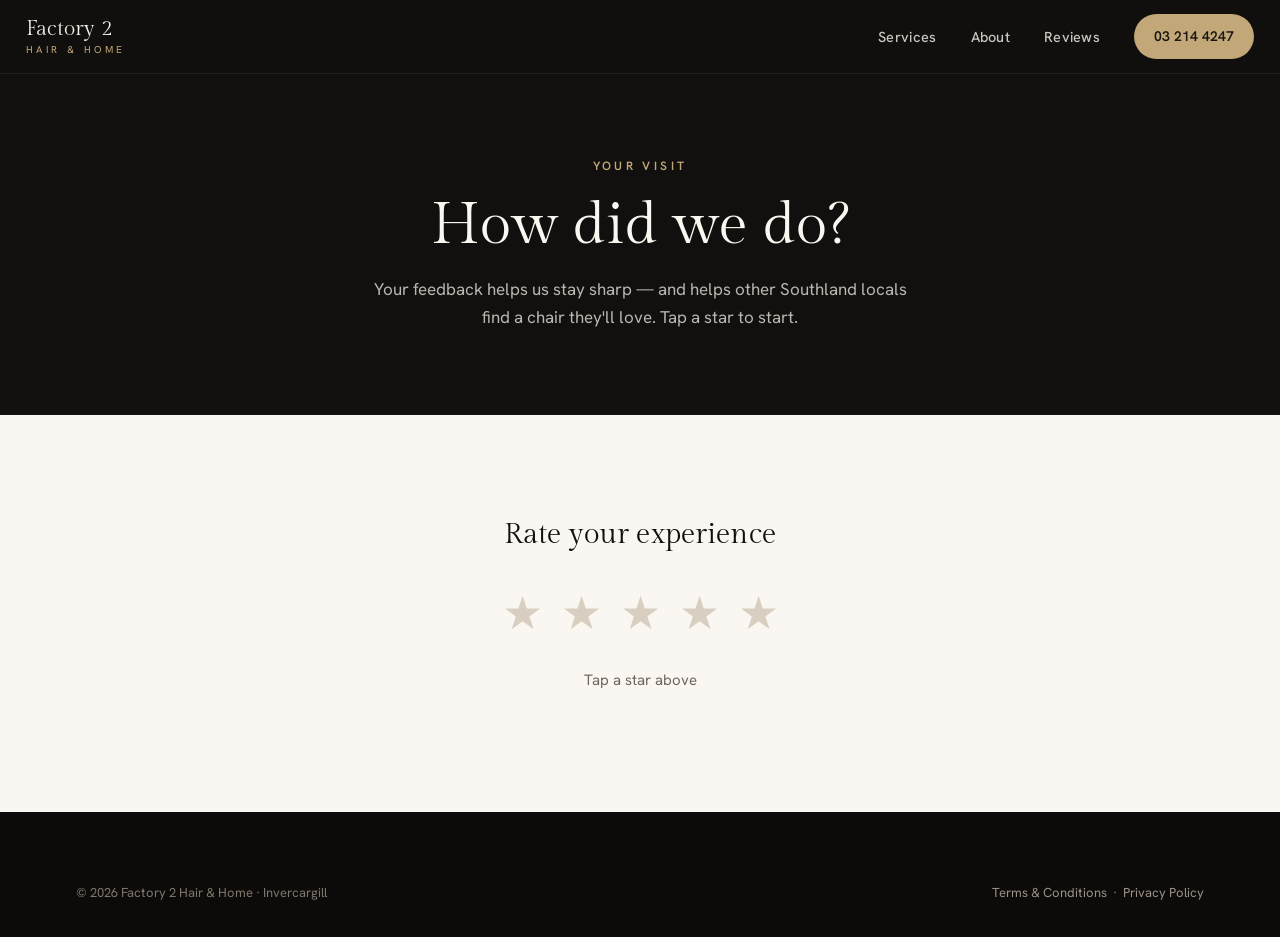
<file: review.html>
<!DOCTYPE html>
<html lang="en-NZ">
<head>
<meta charset="UTF-8">
<meta name="viewport" content="width=device-width, initial-scale=1.0">
<title>Leave a Review | Factory 2 Hair &amp; Home</title>
<meta name="description" content="Rate your visit to Factory 2 Hair &amp; Home in Invercargill.">
<link rel="icon" href="data:image/svg+xml,<svg xmlns='http://www.w3.org/2000/svg' viewBox='0 0 32 32'><rect width='32' height='32' rx='7' fill='%2312100e'/><text x='16' y='22' font-family='Georgia,serif' font-size='16' fill='%23c2a878' text-anchor='middle'>F2</text></svg>">
<link rel="preconnect" href="https://fonts.googleapis.com">
<link rel="preconnect" href="https://fonts.gstatic.com" crossorigin>
<link href="https://fonts.googleapis.com/css2?family=Gilda+Display&family=Hanken+Grotesk:wght@400;500;600;700&display=swap" rel="stylesheet">
<link rel="stylesheet" href="styles.css">
</head>
<body>

<nav class="nav scrolled">
  <a href="index.html" class="brand"><b>Factory 2</b><small>Hair &amp; Home</small></a>
  <div class="nav-links">
    <a class="navlink" href="index.html#services">Services</a>
    <a class="navlink" href="index.html#about">About</a>
    <a class="navlink" href="index.html#reviews">Reviews</a>
    <a class="nav-cta" href="tel:+6432144247">03 214 4247</a>
  </div>
  <button class="nav-toggle" aria-label="Menu"><span></span><span></span><span></span></button>
</nav>

<section class="page-hero">
  <div class="wrap">
    <span class="eyebrow">Your visit</span>
    <h1>How did we do?</h1>
    <p>Your feedback helps us stay sharp — and helps other Southland locals find a chair they'll love. Tap a star to start.</p>
  </div>
</section>

<section class="section section--light">
  <div class="wrap">
    <div class="picker">
      <h2 style="font-size:1.8rem;margin-bottom:6px">Rate your experience</h2>
      <div class="stars-pick" id="stars">
        <button class="star-btn" data-v="1" aria-label="1 star">★</button>
        <button class="star-btn" data-v="2" aria-label="2 stars">★</button>
        <button class="star-btn" data-v="3" aria-label="3 stars">★</button>
        <button class="star-btn" data-v="4" aria-label="4 stars">★</button>
        <button class="star-btn" data-v="5" aria-label="5 stars">★</button>
      </div>
      <p class="hint" id="hint">Tap a star above</p>
    </div>
  </div>
</section>

<footer class="footer">
  <div class="wrap">
    <div class="footer-bot" style="border-top:0;padding-top:0">
      <span>© <span data-year>2026</span> Factory 2 Hair &amp; Home · Invercargill</span>
      <span><a href="terms.html">Terms &amp; Conditions</a> &nbsp;·&nbsp; <a href="privacy.html">Privacy Policy</a></span>
    </div>
  </div>
</footer>

<script>
// Google review link — replace PLACEHOLDER with the real g.page link on the live site
var GOOGLE_REVIEW_URL = "https://g.page/r/PLACEHOLDER/review";
var stars = document.querySelectorAll('.star-btn');
var hint = document.getElementById('hint');
var msgs = {
  1:"Sorry to hear that — tell us what went wrong",
  2:"We'd like to make this right — share the details",
  3:"Thanks — let us know how we can do better",
  4:"Great! Taking you to Google…",
  5:"Wonderful! Taking you to Google…"
};
stars.forEach(function(s){
  s.addEventListener('mouseenter', function(){ paint(+s.dataset.v); });
  s.addEventListener('mouseleave', function(){ paint(0); });
  s.addEventListener('click', function(){
    var v = +s.dataset.v;
    paint(v);
    hint.textContent = msgs[v];
    setTimeout(function(){
      if (v >= 4) { window.location.href = GOOGLE_REVIEW_URL; }
      else { window.location.href = "private.html?rating=" + v; }
    }, 650);
  });
});
function paint(v){
  stars.forEach(function(s){ s.classList.toggle('lit', +s.dataset.v <= v); });
}
document.querySelectorAll('[data-year]').forEach(function(el){ el.textContent = new Date().getFullYear(); });
</script>
</body>
</html>
</file>
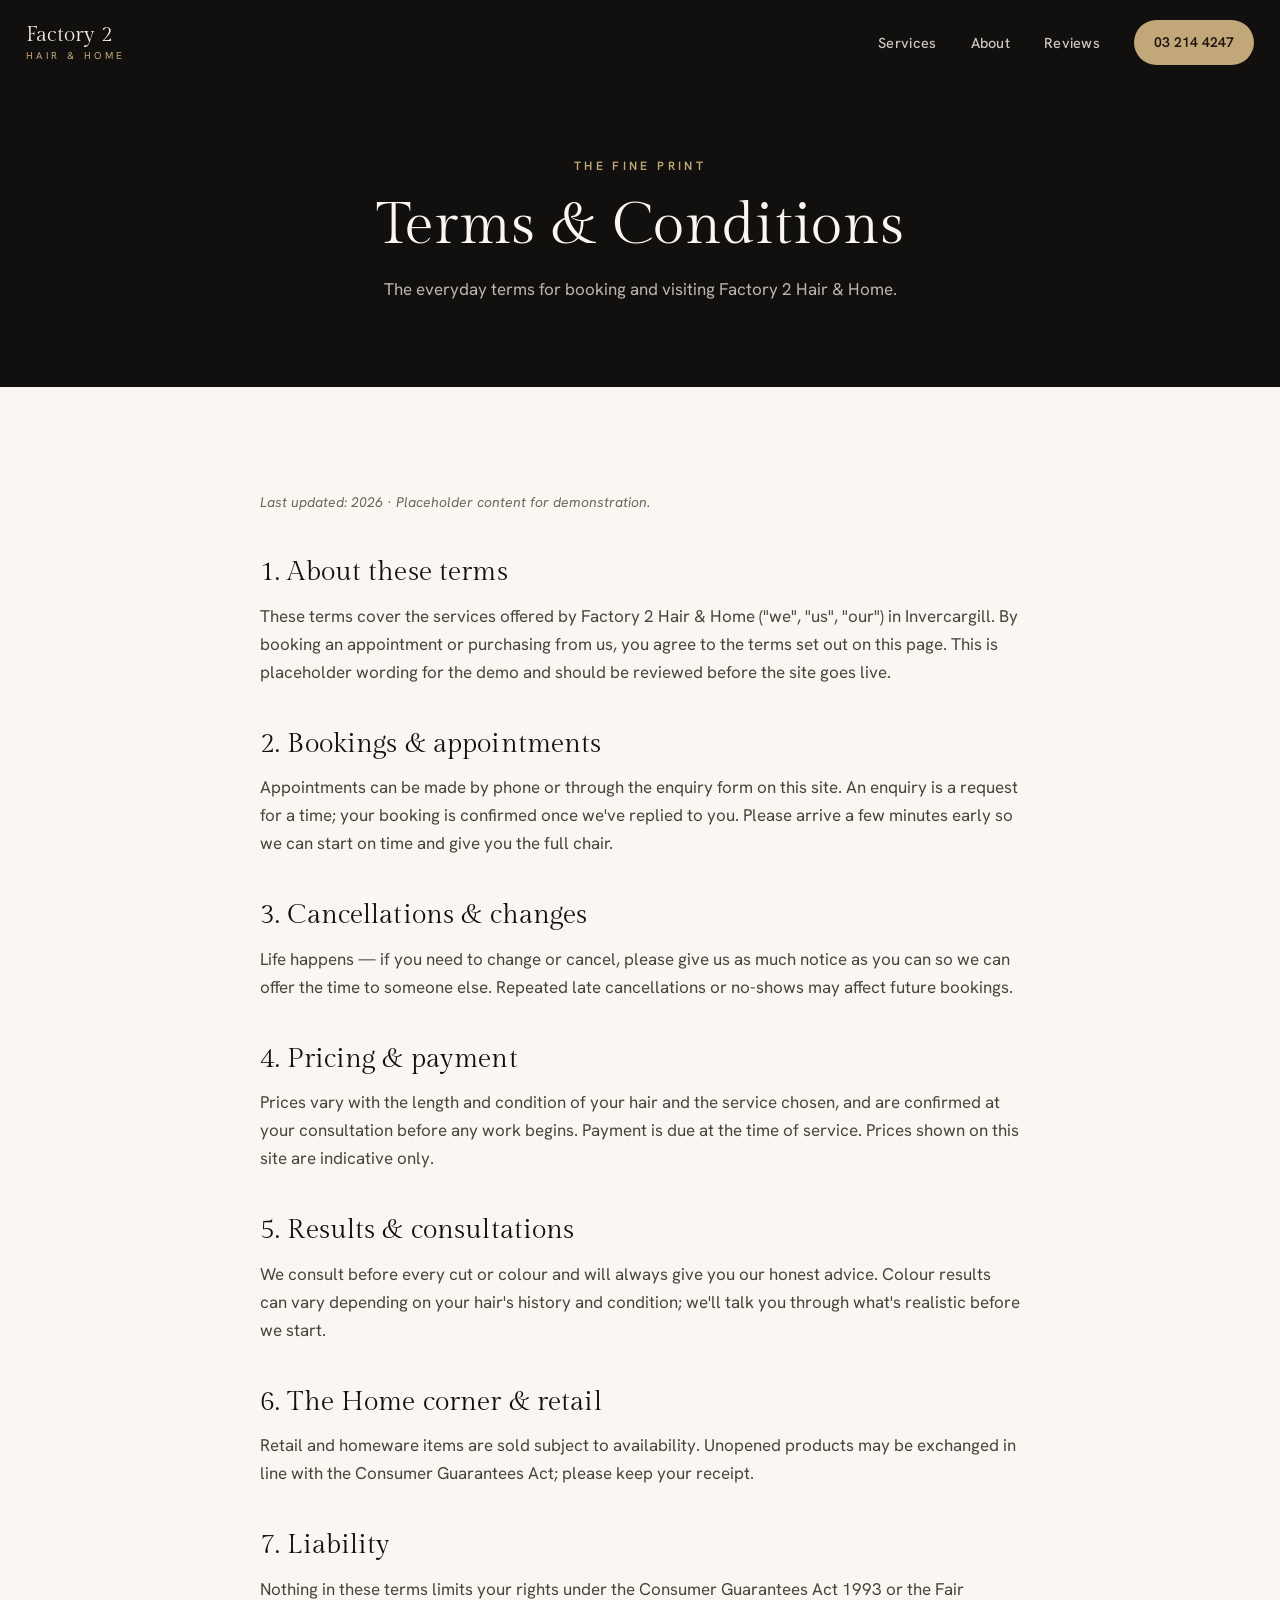
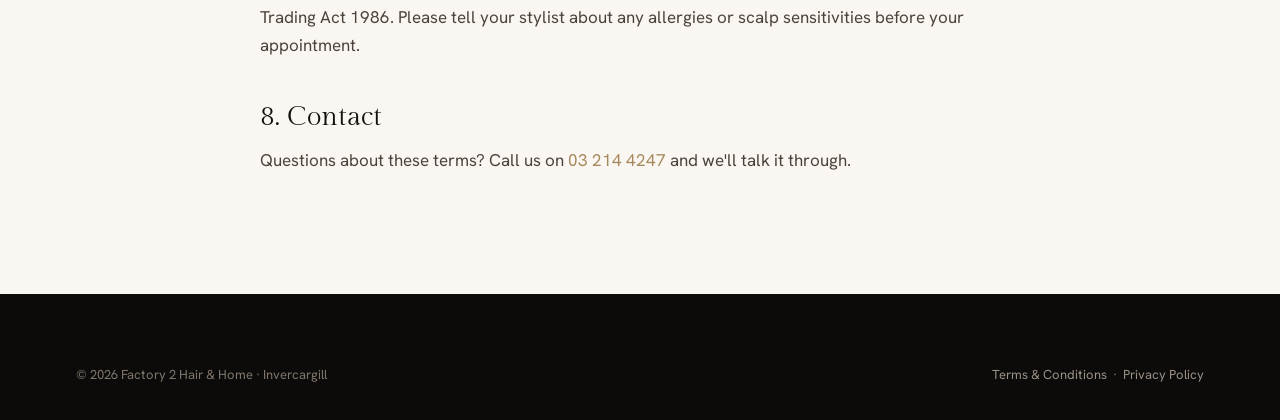
<file: terms.html>
<!DOCTYPE html>
<html lang="en-NZ">
<head>
<meta charset="UTF-8">
<meta name="viewport" content="width=device-width, initial-scale=1.0">
<title>Terms &amp; Conditions | Factory 2 Hair &amp; Home</title>
<meta name="description" content="Terms and conditions for Factory 2 Hair &amp; Home, Invercargill.">
<link rel="icon" href="data:image/svg+xml,<svg xmlns='http://www.w3.org/2000/svg' viewBox='0 0 32 32'><rect width='32' height='32' rx='7' fill='%2312100e'/><text x='16' y='22' font-family='Georgia,serif' font-size='16' fill='%23c2a878' text-anchor='middle'>F2</text></svg>">
<link rel="preconnect" href="https://fonts.googleapis.com">
<link rel="preconnect" href="https://fonts.gstatic.com" crossorigin>
<link href="https://fonts.googleapis.com/css2?family=Gilda+Display&family=Hanken+Grotesk:wght@400;500;600;700&display=swap" rel="stylesheet">
<link rel="stylesheet" href="styles.css">
</head>
<body>

<nav class="nav scrolled">
  <a href="index.html" class="brand"><b>Factory 2</b><small>Hair &amp; Home</small></a>
  <div class="nav-links">
    <a class="navlink" href="index.html#services">Services</a>
    <a class="navlink" href="index.html#about">About</a>
    <a class="navlink" href="index.html#reviews">Reviews</a>
    <a class="nav-cta" href="tel:+6432144247">03 214 4247</a>
  </div>
  <button class="nav-toggle" aria-label="Menu"><span></span><span></span><span></span></button>
</nav>

<section class="page-hero">
  <div class="wrap">
    <span class="eyebrow">The fine print</span>
    <h1>Terms &amp; Conditions</h1>
    <p>The everyday terms for booking and visiting Factory 2 Hair &amp; Home.</p>
  </div>
</section>

<section class="section section--light">
  <div class="wrap">
    <div class="prose">
      <p class="updated">Last updated: <span data-year>2026</span> · Placeholder content for demonstration.</p>

      <h2>1. About these terms</h2>
      <p>These terms cover the services offered by Factory 2 Hair &amp; Home ("we", "us", "our") in Invercargill. By booking an appointment or purchasing from us, you agree to the terms set out on this page. This is placeholder wording for the demo and should be reviewed before the site goes live.</p>

      <h2>2. Bookings &amp; appointments</h2>
      <p>Appointments can be made by phone or through the enquiry form on this site. An enquiry is a request for a time; your booking is confirmed once we've replied to you. Please arrive a few minutes early so we can start on time and give you the full chair.</p>

      <h2>3. Cancellations &amp; changes</h2>
      <p>Life happens — if you need to change or cancel, please give us as much notice as you can so we can offer the time to someone else. Repeated late cancellations or no-shows may affect future bookings.</p>

      <h2>4. Pricing &amp; payment</h2>
      <p>Prices vary with the length and condition of your hair and the service chosen, and are confirmed at your consultation before any work begins. Payment is due at the time of service. Prices shown on this site are indicative only.</p>

      <h2>5. Results &amp; consultations</h2>
      <p>We consult before every cut or colour and will always give you our honest advice. Colour results can vary depending on your hair's history and condition; we'll talk you through what's realistic before we start.</p>

      <h2>6. The Home corner &amp; retail</h2>
      <p>Retail and homeware items are sold subject to availability. Unopened products may be exchanged in line with the Consumer Guarantees Act; please keep your receipt.</p>

      <h2>7. Liability</h2>
      <p>Nothing in these terms limits your rights under the Consumer Guarantees Act 1993 or the Fair Trading Act 1986. Please tell your stylist about any allergies or scalp sensitivities before your appointment.</p>

      <h2>8. Contact</h2>
      <p>Questions about these terms? Call us on <a href="tel:+6432144247" style="color:var(--accent-deep)">03 214 4247</a> and we'll talk it through.</p>
    </div>
  </div>
</section>

<footer class="footer">
  <div class="wrap">
    <div class="footer-bot" style="border-top:0;padding-top:0">
      <span>© <span data-year>2026</span> Factory 2 Hair &amp; Home · Invercargill</span>
      <span><a href="terms.html">Terms &amp; Conditions</a> &nbsp;·&nbsp; <a href="privacy.html">Privacy Policy</a></span>
    </div>
  </div>
</footer>
<script src="main.js"></script>
</body>
</html>
</file>
<file: styles.css>
/* Factory 2 Hair & Home — Premium archetype
   Fonts: Gilda Display (display) + Hanken Grotesk (body) */

:root{
  --ink:#12100e;          /* near-black anchor */
  --espresso:#1b1613;     /* dark section */
  --bone:#efe9e0;         /* warm bone band */
  --light:#faf7f2;        /* light band */
  --paper:#ffffff;
  --muted:#6f655b;        /* muted body text */
  --line:#e3dbd0;         /* hairlines */
  --accent:#c2a878;       /* champagne */
  --accent-deep:#a5895c;  /* champagne hover */
  --cream:#f4efe7;
  --radius:14px;
  --maxw:1180px;
  --ease:cubic-bezier(.22,.61,.36,1);
  --shadow:0 20px 50px -24px rgba(24,18,12,.35);
}

*{box-sizing:border-box}
html{scroll-behavior:smooth}
body{
  margin:0;
  font-family:"Hanken Grotesk",-apple-system,BlinkMacSystemFont,"Segoe UI",sans-serif;
  color:var(--ink);
  background:var(--light);
  font-size:17px;
  line-height:1.65;
  -webkit-font-smoothing:antialiased;
  overflow-x:hidden;
}
img{image-orientation:from-image;max-width:100%;display:block}
a{color:inherit;text-decoration:none}
h1,h2,h3,h4{font-family:"Gilda Display",Georgia,serif;font-weight:400;line-height:1.08;margin:0;letter-spacing:.005em}

/* ---------- utilities ---------- */
.wrap{max-width:var(--maxw);margin:0 auto;padding:0 26px}
.eyebrow{
  font-family:"Hanken Grotesk",sans-serif;
  text-transform:uppercase;
  letter-spacing:.28em;
  font-size:12px;
  font-weight:600;
  color:var(--accent-deep);
  margin:0 0 18px;
  display:inline-block;
}
.section{padding:104px 0}
.section--light{background:var(--light)}
.section--bone{background:var(--bone)}
.section--paper{background:var(--paper)}
.section--dark{background:var(--espresso);color:#eee5da}
.section--dark .eyebrow{color:var(--accent)}
.center{text-align:center}
.lead{font-size:1.12rem;color:var(--muted);max-width:640px}
.section-head{max-width:680px;margin:0 0 56px}
.section-head.center{margin-left:auto;margin-right:auto}
.section-head h2{font-size:clamp(2.1rem,4.4vw,3.2rem)}
.section-head p{color:var(--muted);margin:18px 0 0;font-size:1.08rem}

.btn{
  display:inline-flex;align-items:center;gap:9px;
  font-weight:600;font-size:15px;letter-spacing:.01em;
  padding:15px 30px;border-radius:100px;
  cursor:pointer;border:1px solid transparent;
  transition:transform .35s var(--ease),background .3s,color .3s,box-shadow .3s;
  white-space:nowrap;
}
.btn:hover{transform:translateY(-2px)}
.btn--accent{background:var(--accent);color:#1b1510}
.btn--accent:hover{background:var(--accent-deep);color:#fff}
.btn--ghost{background:transparent;color:#fff;border-color:rgba(255,255,255,.35)}
.btn--ghost:hover{border-color:#fff;background:rgba(255,255,255,.08)}
.btn--dark{background:var(--ink);color:#f4efe7}
.btn--dark:hover{background:#2a231d}
.btn--outline{background:transparent;color:var(--ink);border-color:var(--line)}
.btn--outline:hover{border-color:var(--accent);color:var(--accent-deep)}

/* ---------- intro overlay ---------- */
#intro{
  position:fixed;inset:0;z-index:2000;background:var(--ink);
  display:flex;align-items:center;justify-content:center;flex-direction:column;
  transition:opacity .9s var(--ease),visibility .9s;
}
#intro.done{opacity:0;visibility:hidden}
.intro-mark{
  font-family:"Gilda Display",serif;color:#f4efe7;font-size:clamp(1.8rem,6vw,3rem);
  letter-spacing:.02em;opacity:0;transform:translateY(14px);
  animation:introUp 1s var(--ease) .15s forwards;text-align:center;
}
.intro-mark span{color:var(--accent)}
.intro-line{
  height:1px;width:0;background:var(--accent);margin-top:22px;
  animation:introLine 1.1s var(--ease) .5s forwards;
}
@keyframes introUp{to{opacity:1;transform:none}}
@keyframes introLine{to{width:190px}}

/* ---------- reveal on scroll ---------- */
.reveal{opacity:0;transform:translateY(26px);transition:opacity .9s var(--ease),transform .9s var(--ease)}
.reveal.in{opacity:1;transform:none}

/* ---------- nav ---------- */
.nav{
  position:fixed;top:0;left:0;right:0;z-index:900;
  display:flex;align-items:center;justify-content:space-between;
  padding:20px 26px;transition:background .4s,padding .4s,box-shadow .4s;
}
.nav.scrolled{background:rgba(18,16,14,.92);backdrop-filter:blur(12px);padding:14px 26px;box-shadow:0 1px 0 rgba(255,255,255,.06)}
.brand{display:flex;flex-direction:column;line-height:1;color:#f4efe7}
.brand b{font-family:"Gilda Display",serif;font-weight:400;font-size:1.32rem;letter-spacing:.01em}
.brand small{font-size:10px;letter-spacing:.34em;text-transform:uppercase;color:var(--accent);margin-top:6px}
.nav-links{display:flex;align-items:center;gap:34px}
.nav-links a.navlink{color:rgba(244,239,231,.82);font-size:14.5px;font-weight:500;letter-spacing:.02em;transition:color .3s}
.nav-links a.navlink:hover{color:#fff}
.nav-cta{display:inline-flex;align-items:center;gap:8px;background:var(--accent);color:#1b1510;padding:11px 20px;border-radius:100px;font-weight:600;font-size:14px;transition:transform .3s var(--ease),background .3s}
.nav-cta:hover{transform:translateY(-2px);background:#fff}
.nav-toggle{display:none;background:none;border:0;cursor:pointer;flex-direction:column;gap:5px;padding:6px}
.nav-toggle span{width:24px;height:2px;background:#f4efe7;display:block;transition:.3s}

/* ---------- hero ---------- */
.hero{position:relative;min-height:100svh;display:flex;align-items:flex-end;background:var(--ink);overflow:hidden;color:#f6f1ea}
.hero-slides{position:absolute;inset:0;z-index:0}
.hero-slide{
  position:absolute;inset:0;background-size:cover;background-position:center;
  opacity:0;transform:scale(1.06);
  transition:opacity 1.6s var(--ease),transform 7s linear;
  filter:saturate(.82) contrast(1.04);
}
.hero-slide.active{opacity:1;transform:scale(1)}
.hero-scrim{position:absolute;inset:0;z-index:1;
  background:linear-gradient(180deg,rgba(18,16,14,.55) 0%,rgba(18,16,14,.42) 40%,rgba(18,16,14,.82) 100%)}
.hero-inner{position:relative;z-index:2;width:100%;max-width:var(--maxw);margin:0 auto;padding:0 26px 92px}
.hero .eyebrow{color:var(--accent)}
.hero h1{font-size:clamp(2.6rem,6.6vw,5rem);max-width:16ch;color:#fbf7f1}
.hero p.sub{font-size:clamp(1.05rem,2vw,1.28rem);max-width:44ch;color:rgba(246,241,234,.86);margin:24px 0 34px}
.hero-cta{display:flex;flex-wrap:wrap;gap:14px}
.hero-meta{display:flex;flex-wrap:wrap;gap:26px;margin-top:40px;padding-top:26px;border-top:1px solid rgba(255,255,255,.16)}
.hero-meta div{display:flex;flex-direction:column}
.hero-meta b{font-family:"Gilda Display",serif;font-size:1.5rem;color:#fff}
.hero-meta small{font-size:12px;letter-spacing:.16em;text-transform:uppercase;color:rgba(246,241,234,.7);margin-top:4px}
.hero-dots{position:absolute;right:30px;bottom:34px;z-index:3;display:flex;gap:9px}
.hero-dots button{width:9px;height:9px;border-radius:50%;border:0;background:rgba(255,255,255,.35);cursor:pointer;transition:.3s;padding:0}
.hero-dots button.active{background:var(--accent);width:26px;border-radius:6px}

/* ---------- trust strip ---------- */
.trust{background:var(--ink);color:#efe6d9;padding:0}
.trust-grid{display:grid;grid-template-columns:repeat(3,1fr)}
.trust-item{padding:38px 30px;display:flex;gap:18px;align-items:flex-start;border-right:1px solid rgba(255,255,255,.08)}
.trust-item:last-child{border-right:0}
.trust-item .ic{color:var(--accent);flex-shrink:0;margin-top:2px}
.trust-item b{display:block;font-family:"Gilda Display",serif;font-size:1.15rem;margin-bottom:3px;color:#fbf6ef}
.trust-item p{margin:0;font-size:14.5px;color:rgba(239,230,217,.72)}

/* ---------- services ---------- */
.svc-grid{display:grid;grid-template-columns:repeat(3,1fr);gap:24px}
.svc-card{
  background:var(--paper);border:1px solid var(--line);border-radius:var(--radius);
  padding:38px 32px;transition:transform .4s var(--ease),box-shadow .4s,border-color .4s;
  position:relative;overflow:hidden;
}
.svc-card:hover{transform:translateY(-6px);box-shadow:var(--shadow);border-color:transparent}
.svc-card .ic{width:52px;height:52px;border-radius:12px;display:flex;align-items:center;justify-content:center;
  background:var(--cream);color:var(--accent-deep);margin-bottom:22px;transition:.4s}
.svc-card:hover .ic{background:var(--accent);color:#fff}
.svc-card h3{font-size:1.4rem;margin-bottom:12px}
.svc-card p{margin:0;color:var(--muted);font-size:15.5px}
.svc-card .price{margin-top:18px;font-size:13px;letter-spacing:.14em;text-transform:uppercase;color:var(--accent-deep);font-weight:600}

/* ---------- about ---------- */
.about{display:grid;grid-template-columns:1fr 1fr;gap:64px;align-items:center}
.about-media{position:relative}
.about-media img{width:100%;aspect-ratio:4/3;object-fit:cover;border-radius:var(--radius);filter:saturate(.82) contrast(1.04)}
.about-tag{position:absolute;top:-14px;left:-14px;background:var(--accent);color:#1b1510;
  font-weight:700;font-size:12px;letter-spacing:.14em;text-transform:uppercase;padding:12px 18px;border-radius:10px;box-shadow:var(--shadow)}
.about-media .stat{position:absolute;right:-14px;bottom:-14px;background:var(--ink);color:#f4efe7;
  padding:20px 24px;border-radius:12px;text-align:center;box-shadow:var(--shadow)}
.about-media .stat b{font-family:"Gilda Display",serif;font-size:1.9rem;display:block;color:#fff}
.about-media .stat small{font-size:11px;letter-spacing:.16em;text-transform:uppercase;color:var(--accent)}
.about-copy h2{font-size:clamp(2rem,4vw,2.9rem);margin-bottom:20px}
.about-copy p{color:var(--muted);margin:0 0 18px}
.checklist{list-style:none;padding:0;margin:26px 0 0;display:grid;gap:14px}
.checklist li{display:flex;gap:13px;align-items:flex-start;font-weight:500}
.checklist .tick{flex-shrink:0;width:24px;height:24px;border-radius:50%;background:var(--cream);color:var(--accent-deep);
  display:flex;align-items:center;justify-content:center;margin-top:2px}

/* ---------- gallery ---------- */
.gallery{columns:3;column-gap:18px}
.gallery img{width:100%;height:auto;border-radius:12px;margin-bottom:18px;break-inside:avoid;
  filter:saturate(.82) contrast(1.04);transition:filter .4s,transform .4s var(--ease)}
.gallery img:hover{filter:none;transform:scale(1.01)}

/* ---------- crew ---------- */
.crew-grid{display:grid;grid-template-columns:repeat(4,1fr);gap:24px}
.crew-card{background:var(--paper);border:1px solid var(--line);border-radius:var(--radius);padding:34px 26px;text-align:center;transition:transform .4s var(--ease),box-shadow .4s}
.crew-card:hover{transform:translateY(-5px);box-shadow:var(--shadow)}
.avatar{width:76px;height:76px;border-radius:50%;background:var(--ink);color:var(--accent);
  display:flex;align-items:center;justify-content:center;margin:0 auto 18px;
  font-family:"Gilda Display",serif;font-size:1.5rem;border:2px solid var(--accent)}
.crew-card h3{font-size:1.25rem;margin-bottom:6px}
.crew-card .role{font-size:12px;letter-spacing:.16em;text-transform:uppercase;color:var(--accent-deep);font-weight:600;margin-bottom:12px}
.crew-card p{margin:0;color:var(--muted);font-size:14.5px}
.badge{display:inline-block;font-size:11px;letter-spacing:.18em;text-transform:uppercase;font-weight:700;
  color:var(--accent-deep);background:var(--cream);padding:7px 15px;border-radius:100px;margin-bottom:20px}

/* ---------- reviews ---------- */
.rev-grid{display:grid;grid-template-columns:repeat(3,1fr);gap:24px}
.rev-card{background:var(--paper);border:1px solid var(--line);border-radius:var(--radius);padding:32px;display:flex;flex-direction:column;gap:16px;transition:transform .4s var(--ease),box-shadow .4s}
.rev-card:hover{transform:translateY(-5px);box-shadow:var(--shadow)}
.stars{color:var(--accent);letter-spacing:3px;font-size:15px}
.rev-card p{margin:0;color:#40382f;font-style:italic;font-size:15.5px}
.rev-who{display:flex;align-items:center;gap:12px;margin-top:auto}
.rev-who .ini{width:40px;height:40px;border-radius:50%;background:var(--cream);color:var(--accent-deep);
  display:flex;align-items:center;justify-content:center;font-weight:700;font-size:14px}
.rev-who b{font-size:14.5px}
.rev-who small{display:block;color:var(--muted);font-size:12.5px}

/* ---------- review funnel banner ---------- */
.funnel{background:var(--ink);color:#f4efe7;text-align:center;padding:88px 0}
.funnel .stars{font-size:26px;letter-spacing:6px;margin-bottom:20px}
.funnel h2{font-size:clamp(1.9rem,4vw,2.8rem);max-width:18ch;margin:0 auto 16px;color:#fbf6ef}
.funnel p{color:rgba(244,239,231,.75);max-width:52ch;margin:0 auto 30px}

/* ---------- contact ---------- */
.contact{display:grid;grid-template-columns:.9fr 1.1fr;gap:56px}
.contact-info h2{font-size:clamp(2rem,4vw,2.9rem);margin-bottom:18px;color:#fbf6ef}
.contact-info>p{color:rgba(244,239,231,.75);margin:0 0 30px;max-width:42ch}
.cinfo-row{display:flex;gap:16px;align-items:flex-start;padding:18px 0;border-top:1px solid rgba(255,255,255,.12)}
.cinfo-row .ic{color:var(--accent);flex-shrink:0;margin-top:3px}
.cinfo-row b{display:block;font-size:12px;letter-spacing:.16em;text-transform:uppercase;color:rgba(244,239,231,.6);margin-bottom:3px}
.cinfo-row a,.cinfo-row span{color:#f4efe7;font-size:16px}
.cinfo-row a:hover{color:var(--accent)}
.form{background:var(--paper);border-radius:var(--radius);padding:36px;box-shadow:var(--shadow)}
.form h3{font-size:1.5rem;margin-bottom:6px;color:var(--ink)}
.form .sm{color:var(--muted);font-size:14px;margin:0 0 22px}
.field{margin-bottom:16px}
.field label{display:block;font-size:12.5px;font-weight:600;letter-spacing:.06em;text-transform:uppercase;color:#5a5148;margin-bottom:7px}
.field input,.field select,.field textarea{
  width:100%;padding:13px 15px;border:1px solid var(--line);border-radius:10px;
  font-family:inherit;font-size:15px;color:var(--ink);background:var(--light);transition:border .3s,box-shadow .3s}
.field input:focus,.field select:focus,.field textarea:focus{outline:0;border-color:var(--accent);box-shadow:0 0 0 3px rgba(194,168,120,.18);background:#fff}
.field textarea{resize:vertical;min-height:110px}
.row2{display:grid;grid-template-columns:1fr 1fr;gap:16px}
.form .btn{width:100%;justify-content:center;margin-top:6px}

/* ---------- footer ---------- */
.footer{background:#0d0b0a;color:#b8afa4;padding:70px 0 34px}
.footer-top{display:grid;grid-template-columns:1.4fr 1fr 1fr;gap:40px;padding-bottom:44px;border-bottom:1px solid rgba(255,255,255,.08)}
.footer .brand{color:#f4efe7;margin-bottom:16px}
.footer-col p{font-size:14.5px;margin:0 0 8px;color:#9a9187}
.footer-col h4{font-family:"Hanken Grotesk",sans-serif;font-weight:700;font-size:12px;letter-spacing:.18em;text-transform:uppercase;color:#f4efe7;margin-bottom:18px}
.footer-col a{display:block;font-size:14.5px;color:#b0a79c;margin-bottom:11px;transition:color .3s}
.footer-col a:hover{color:var(--accent)}
.footer-bot{display:flex;justify-content:space-between;flex-wrap:wrap;gap:14px;padding-top:26px;font-size:13px;color:#7f766c}
.footer-bot a{color:#9a9187}
.footer-bot a:hover{color:var(--accent)}

/* ---------- page hero (subpages) ---------- */
.page-hero{background:var(--ink);color:#f4efe7;padding:150px 0 84px;text-align:center}
.page-hero .eyebrow{color:var(--accent)}
.page-hero h1{font-size:clamp(2.4rem,5vw,3.6rem);color:#fbf6ef;max-width:20ch;margin:0 auto}
.page-hero p{color:rgba(244,239,231,.75);margin:18px auto 0;max-width:56ch}

/* ---------- legal / prose ---------- */
.prose{max-width:760px;margin:0 auto}
.prose h2{font-size:1.7rem;margin:44px 0 14px;color:var(--ink)}
.prose h2:first-child{margin-top:0}
.prose p{color:#4b433b;margin:0 0 16px}
.prose ul{color:#4b433b;padding-left:20px;margin:0 0 16px}
.prose li{margin-bottom:8px}
.prose .updated{color:var(--muted);font-size:14px;font-style:italic}

/* ---------- review picker ---------- */
.picker{max-width:560px;margin:0 auto;text-align:center}
.stars-pick{display:flex;justify-content:center;gap:10px;margin:36px 0 28px}
.star-btn{background:none;border:0;cursor:pointer;font-size:46px;line-height:1;color:#d9cfc0;transition:transform .2s var(--ease),color .2s;padding:4px}
.star-btn:hover,.star-btn.lit{color:var(--accent);transform:scale(1.14)}
.picker .hint{color:var(--muted);font-size:15px;min-height:24px;transition:.3s}

/* ---------- success ---------- */
.success{display:none;text-align:center;padding:20px 0}
.success.show{display:block;animation:introUp .6s var(--ease)}
.success .check{width:72px;height:72px;border-radius:50%;background:var(--accent);color:#fff;display:flex;align-items:center;justify-content:center;margin:0 auto 22px}

/* ---------- responsive ---------- */
@media(max-width:940px){
  .about,.contact{grid-template-columns:1fr;gap:40px}
  .svc-grid,.rev-grid{grid-template-columns:1fr 1fr}
  .crew-grid{grid-template-columns:1fr 1fr}
  .trust-grid{grid-template-columns:1fr}
  .trust-item{border-right:0;border-bottom:1px solid rgba(255,255,255,.08)}
  .gallery{columns:2}
  .footer-top{grid-template-columns:1fr 1fr}
  .about-media .stat{right:14px}
}
@media(max-width:640px){
  body{font-size:16px}
  .section{padding:72px 0}
  .nav-links{position:fixed;inset:0 0 0 auto;width:min(80vw,320px);background:var(--espresso);
    flex-direction:column;align-items:flex-start;justify-content:center;gap:26px;padding:40px;
    transform:translateX(100%);transition:transform .4s var(--ease);z-index:950}
  .nav-links.open{transform:none}
  .nav-toggle{display:flex;z-index:960}
  .svc-grid,.rev-grid,.crew-grid{grid-template-columns:1fr}
  .row2{grid-template-columns:1fr}
  .gallery{columns:1}
  .footer-top{grid-template-columns:1fr}
  .hero-inner{padding-bottom:64px}
  .about-media .stat{position:static;display:inline-block;margin-top:16px}
  .about-tag{left:10px;top:10px}
}
@media(prefers-reduced-motion:reduce){
  .hero-slide{transition:opacity .4s}
  *{scroll-behavior:auto}
  .reveal{transition:none;opacity:1;transform:none}
}

/* ================= TWO-SIDED HAIR / HOME ================= */

/* Welcome chooser overlay */
html.welcome-open{overflow:hidden}
#welcome{position:fixed;inset:0;z-index:3000;padding:28px;display:flex;align-items:center;justify-content:center;
  background:radial-gradient(130% 120% at 50% 0%,#1d1813,#100e0c);
  transition:opacity .6s var(--ease),visibility .6s}
#welcome.done{opacity:0;visibility:hidden}
.welcome-inner{text-align:center;max-width:820px;width:100%;animation:wIn 1s var(--ease) both}
@keyframes wIn{from{opacity:0;transform:translateY(18px)}to{opacity:1;transform:none}}
.welcome-brand{font-family:"Gilda Display",serif;color:#f6f1ea;font-size:clamp(1.8rem,5vw,2.9rem)}
.welcome-brand span{color:var(--accent)}
.welcome-q{color:rgba(246,241,234,.82);font-size:clamp(1.05rem,2.4vw,1.4rem);margin:14px 0 40px}
.welcome-choices{display:grid;grid-template-columns:1fr 1fr;gap:20px}
.welcome-btn{cursor:pointer;font-family:inherit;background:rgba(255,255,255,.03);border:1px solid rgba(255,255,255,.16);
  border-radius:18px;padding:46px 26px;display:flex;flex-direction:column;gap:8px;text-align:center;
  transition:transform .35s var(--ease),background .35s,border-color .35s}
.welcome-btn:hover{transform:translateY(-5px);border-color:var(--accent);background:rgba(194,168,120,.12)}
.wb-label{font-family:"Gilda Display",serif;font-size:clamp(2rem,5vw,3rem);color:#fbf7f1}
.wb-sub{font-size:14px;color:rgba(246,241,234,.66)}
.welcome-skip{margin-top:28px;background:none;border:0;color:rgba(246,241,234,.6);font-size:14px;cursor:pointer;
  font-family:inherit;letter-spacing:.02em;transition:color .3s}
.welcome-skip:hover{color:var(--accent)}

/* Hero single image */
.hero-bg{position:absolute;inset:0;z-index:0;background-size:cover;background-position:center;filter:saturate(.92) contrast(1.03)}

/* Sides */
.side{padding:104px 0}
.side .section-head{margin-bottom:44px}

/* HAIR — sleek, dark salon */
.side--hair{background:var(--espresso);color:#efe6da}
.side--hair .section-head h2{color:#fbf6ef}
.side--hair .section-head p{color:rgba(239,230,218,.75)}
.side--hair .eyebrow{color:var(--accent)}
.side-cta{display:flex;flex-wrap:wrap;gap:14px;margin:0 0 46px}
.side--hair .btn--outline{color:#f4efe7;border-color:rgba(255,255,255,.4)}
.side--hair .btn--outline:hover{border-color:var(--accent);color:var(--accent);background:transparent}
.side--hair .svc-grid{grid-template-columns:repeat(4,1fr)}
.side--hair .svc-card{background:rgba(255,255,255,.04);border-color:rgba(255,255,255,.10);padding:30px 26px}
.side--hair .svc-card:hover{border-color:var(--accent);box-shadow:none;background:rgba(194,168,120,.10)}
.side--hair .svc-card h3{color:#fbf6ef;font-size:1.3rem}
.side--hair .svc-card p{color:rgba(239,230,218,.72);font-size:14.5px}
.svc-card--cta{background:rgba(194,168,120,.12)!important;border-color:rgba(194,168,120,.4)!important}
.svc-link{display:inline-block;margin-top:14px;color:var(--accent);font-weight:600;font-size:14px}
.hair-media{display:grid;grid-template-columns:repeat(3,1fr);gap:20px;margin-top:54px}
.hair-media figure{margin:0;position:relative;border-radius:var(--radius);overflow:hidden}
.hair-media img{width:100%;aspect-ratio:4/5;object-fit:cover;filter:saturate(.92) contrast(1.03);transition:transform .5s var(--ease)}
.hair-media figure:hover img{transform:scale(1.03)}
.hair-media figcaption{position:absolute;left:0;right:0;bottom:0;padding:28px 18px 14px;font-size:12.5px;
  letter-spacing:.1em;text-transform:uppercase;color:#fff;background:linear-gradient(180deg,transparent,rgba(0,0,0,.68))}
.hair-reviews{display:grid;grid-template-columns:repeat(3,1fr);gap:22px;margin-top:54px}
.hr-card{background:rgba(255,255,255,.04);border:1px solid rgba(255,255,255,.1);border-radius:var(--radius);
  padding:28px;display:flex;flex-direction:column;gap:14px}
.hr-card p{margin:0;font-style:italic;color:rgba(239,230,218,.85);font-size:15px}
.hr-name{color:var(--accent);font-weight:600;font-size:14px}
.side-note{text-align:center;margin-top:30px;color:rgba(239,230,218,.6);font-size:14px;letter-spacing:.04em}

/* HOME — warm boutique */
.side--home{background:linear-gradient(180deg,var(--cream),var(--bone));color:var(--ink)}
.side--home .eyebrow{color:var(--accent-deep)}
.home-hook{text-align:center;max-width:720px;margin:0 auto 56px;background:var(--paper);border:1px solid var(--line);
  border-radius:20px;padding:44px 40px;box-shadow:var(--shadow)}
.home-hook h3{font-size:clamp(1.5rem,3.4vw,2.1rem);margin-bottom:14px}
.home-hook p{color:var(--muted);margin:0 auto 26px;max-width:52ch}
.home-hook-note{font-size:14px;color:var(--accent-deep);font-weight:600;margin:16px 0 0!important}
.fb-btn{background:#1877f2;color:#fff;font-weight:600;padding:16px 30px}
.fb-btn:hover{background:#0f63d6;color:#fff}
.fb-btn--sm{padding:13px 22px;font-size:14px;margin-top:10px}
.home-grid{display:grid;grid-template-columns:repeat(3,1fr);gap:20px}
.home-grid figure{margin:0;position:relative;border-radius:var(--radius);overflow:hidden;background:#e6ddd2}
.home-grid img{width:100%;aspect-ratio:1/1;object-fit:cover;transition:transform .5s var(--ease)}
.home-grid figure:hover img{transform:scale(1.04)}
.home-grid figcaption{position:absolute;left:0;right:0;bottom:0;padding:26px 16px 12px;font-size:12px;
  letter-spacing:.1em;text-transform:uppercase;color:#fff;background:linear-gradient(180deg,transparent,rgba(0,0,0,.6))}
.home-also{display:grid;grid-template-columns:1fr 1fr;gap:48px;align-items:center;margin-top:64px;
  background:var(--paper);border:1px solid var(--line);border-radius:20px;padding:44px;box-shadow:var(--shadow)}
.home-also h3{font-size:clamp(1.6rem,3.4vw,2.2rem);margin:8px 0 14px}
.home-also p{color:var(--muted);margin:0 0 22px}
.also-media{display:grid;grid-template-columns:1fr 1fr;gap:14px}
.also-media img{width:100%;aspect-ratio:1/1;object-fit:cover;border-radius:12px}

/* CONTACT — light */
.side--contact{background:var(--light)}
.side--contact .contact{grid-template-columns:1fr 1fr;align-items:stretch}
.side--contact .contact-info h2{color:var(--ink)}
.side--contact .contact-info>p{color:var(--muted)}
.side--contact .cinfo-row{border-top-color:var(--line)}
.side--contact .cinfo-row b{color:var(--muted)}
.side--contact .cinfo-row a,.side--contact .cinfo-row span{color:var(--ink)}
.side--contact .cinfo-row a:hover{color:var(--accent-deep)}
.contact-map{border-radius:var(--radius);overflow:hidden;min-height:440px;box-shadow:var(--shadow);border:1px solid var(--line)}
.contact-map iframe{display:block;width:100%;height:100%;min-height:440px}

/* Footer */
.footer-in{display:flex;align-items:center;justify-content:space-between;flex-wrap:wrap;gap:20px}
.footer-links{display:flex;gap:22px}
.footer-links a{color:#b0a79c;font-size:14.5px}
.footer-links a:hover{color:var(--accent)}
.footer-copy{font-size:13px;color:#7f766c;width:100%;text-align:center;margin-top:20px;padding-top:20px;border-top:1px solid rgba(255,255,255,.08)}

@media(max-width:900px){
  .side--hair .svc-grid{grid-template-columns:1fr 1fr}
  .home-grid{grid-template-columns:1fr 1fr}
  .hair-media,.hair-reviews{grid-template-columns:1fr}
  .home-also{grid-template-columns:1fr;gap:28px}
  .side--contact .contact{grid-template-columns:1fr}
  .contact-map{min-height:340px}
  .contact-map iframe{min-height:340px}
}
@media(max-width:560px){
  .welcome-choices{grid-template-columns:1fr}
  .welcome-btn{padding:32px 22px}
  .side--hair .svc-grid,.home-grid{grid-template-columns:1fr}
  .home-hook,.home-also{padding:30px 22px}
  .side{padding:76px 0}
}
</file>
